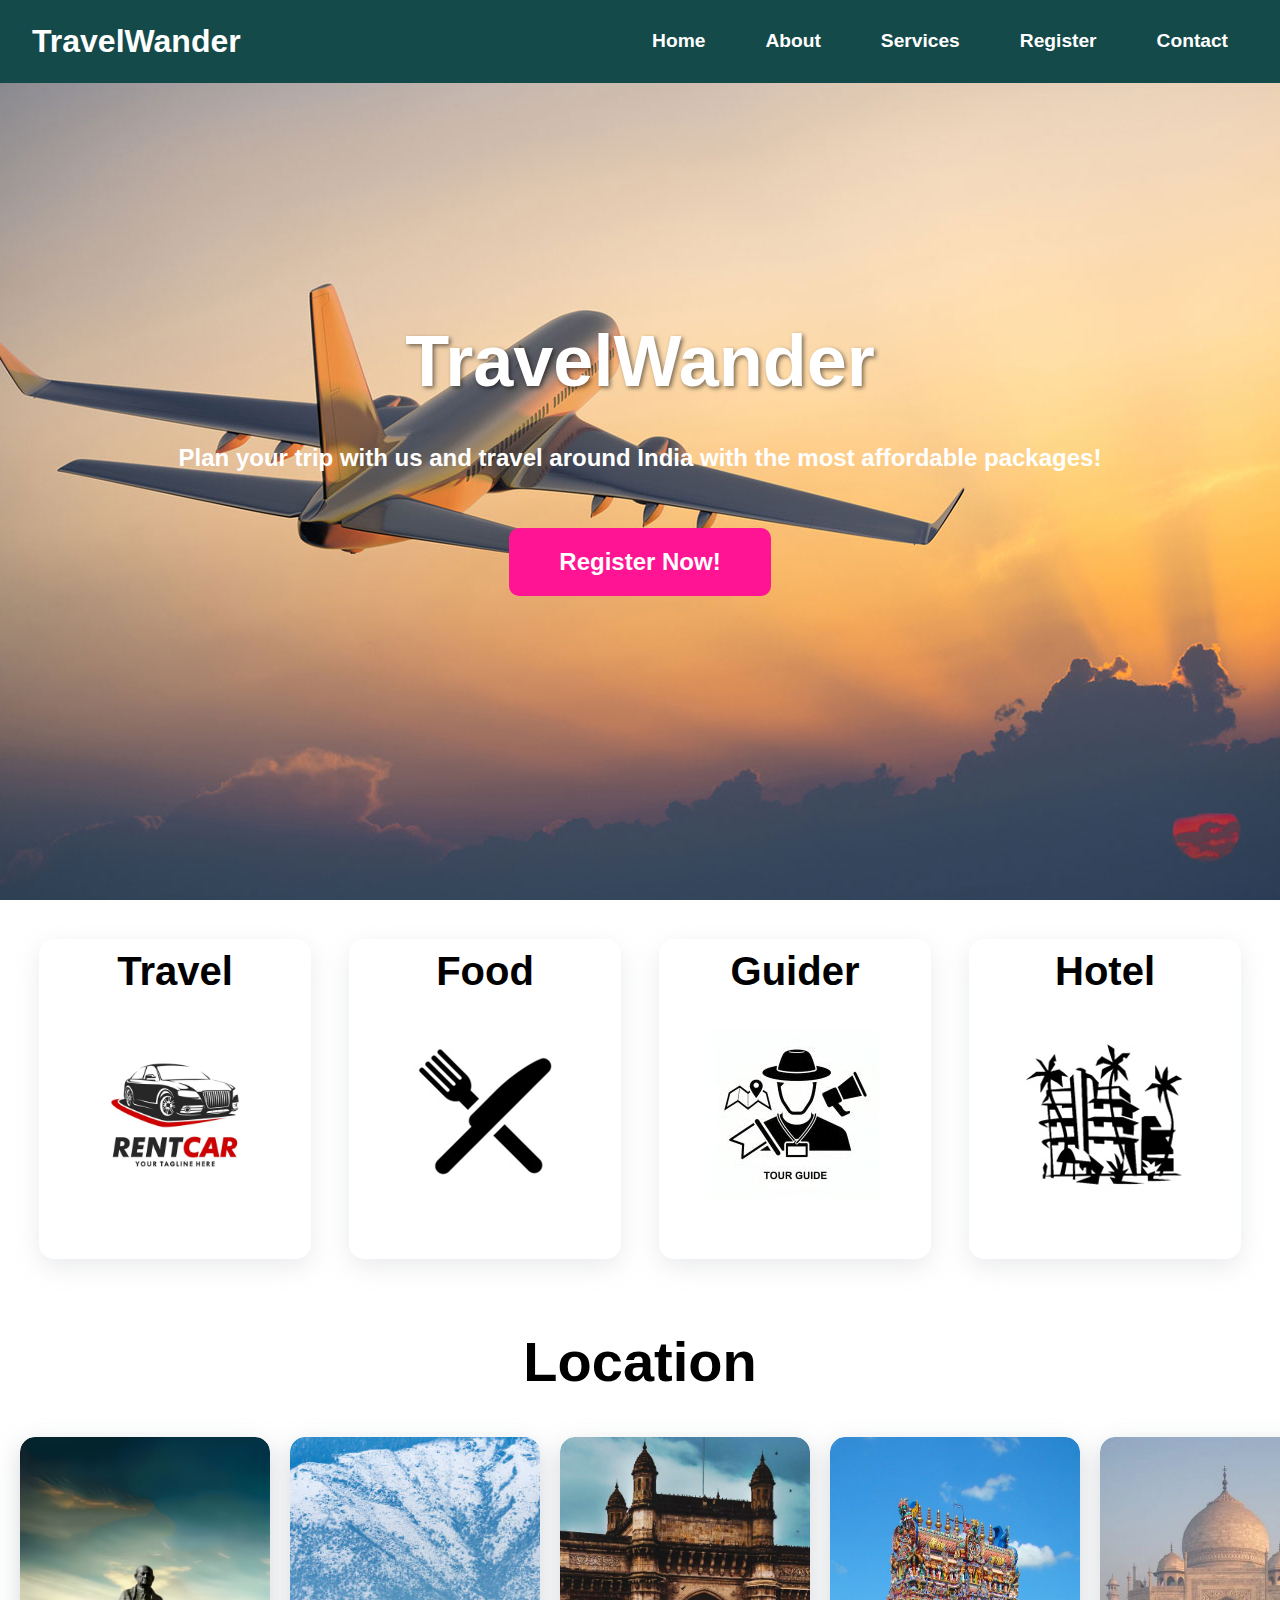
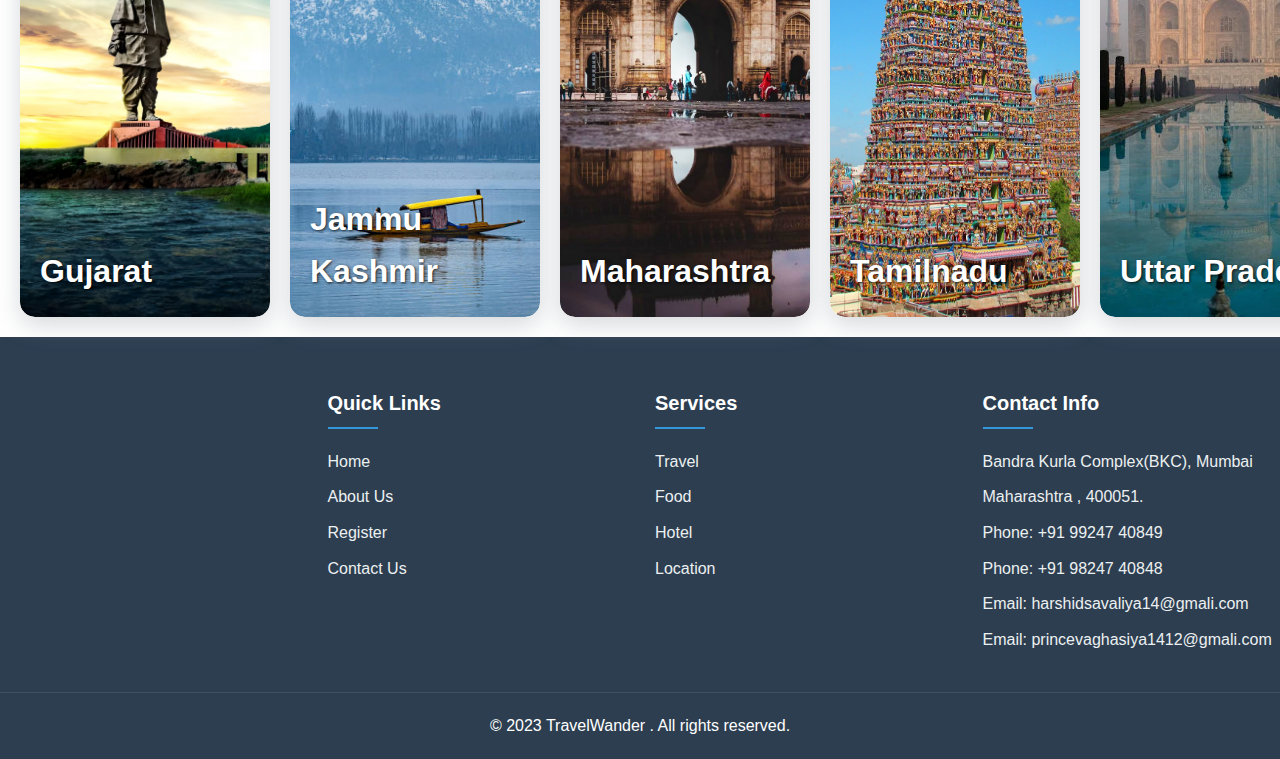
<file: index.html>
<!DOCTYPE html>
<html lang="en">

<head>
    <meta charset="UTF-8">
    <meta name="viewport" content="width=device-width, initial-scale=1.0">
    <link rel="stylesheet" href="index.css">
    <title>TravelWander - Index Page</title>
</head>

<body>
    <!-- Navigation Bar -->
    <nav class="navbar">
        <div class="logo">TravelWander</div>
        <input type="checkbox" id="menu-toggle" class="menu-toggle">
        <label for="menu-toggle" class="hamburger">&#9776;</label>
        <ul class="nav-links">
            <li><a href="index.html">Home</a></li>
            <li><a href="about_page.html">About</a></li>
            <li><a href="#service-scn">Services</a></li>
            <li><a href="register_page.html">Register</a></li>
            <li><a href="contact_page.html">Contact</a></li>
        </ul>
    </nav>

    <!-- Image Title Section -->
    <div class="image-title">
        <h1>TravelWander</h1>
        <p>Plan your trip with us and travel around India with the most affordable packages!</p>
        <a href="./register_page.html" class="button">Register Now!</a>
    </div>

    <!-- Services section -->
    <div class="service-scn" id="service-scn">
        <a href="vehicle_booking.html" class="box">Travel
            <div class="ss-img"><img src="1a.jpg" alt="image"></div>
        </a>
        <a href="" class="box">Food
            <div class="ss-img"><img src="2a.jpg" alt="image"></div>
        </a>
        <a href="" class="box">Guider
            <div class="ss-img"><img src="3a.jpg" alt="image"></div>
        </a>
        <a href="" class="box">Hotel
            <div class="ss-img"><img src="4a.jpg" alt="image"></div>
        </a>
    </div>

    <!-- location section -->
    <div class="location-section" id="location-section">
        <h1>Location</h1>
        <div class="location-content">
            <a href="gujarat.html" class="location-box">
                <img src="index_l1.jpeg" alt="Gujarat">
                <p>Gujarat</p>
            </a>
            <a href="jammu_kashmir.html" class="location-box">
                <img src="index_l2.jpg" alt="Jammu Kashmi">
                <p>Jammu Kashmir</p>
            </a>
            <a href="maharashtra.html" class="location-box">
                <img src="index_l3.jpg" alt="Maharashtra">
                <p>Maharashtra</p>
            </a>
            <a href="tamilnadu.html" class="location-box">
                <img src="index_l4.jpg" alt="Tamilnadu">
                <p>Tamilnadu</p>
            </a>
            <a href="uttar_pradesh.html" class="location-box">
                <img src="index_l5.webp" alt="Uttar Pradesh">
                <p>Uttar Pradesh</p>
            </a>
        </div>
    </div>
    
    <footer>
        <div class="container">
            <div class="footer-content">
                <div class="footer-column">
                </div>
                <div class="footer-column">
                    <h3>Quick Links</h3>
                    <a href="index.html">Home</a>
                    <a href="about_page.html">About Us</a>
                    <a href="register_page.html">Register</a>
                    <a href="contact_page.html">Contact Us</a>
                </div>
                <div class="footer-column">
                    <h3>Services</h3>
                    <a href="vehicle_booking.html">Travel</a>
                    <a href="#service-scn">Food</a>
                    <a href="#service-scn">Hotel</a>
                    <a href="#location-section">Location</a>
                </div>
                <div class="footer-column">
                    <h3>Contact Info</h3>
                    <p>Bandra Kurla Complex(BKC), Mumbai</p>
                    <p>Maharashtra , 400051.</p>
                    <p>Phone: +91 99247 40849</p>
                    <p>Phone: +91 98247 40848</p>
                    <p>Email: harshidsavaliya14@gmali.com</p>
                    <p>Email: princevaghasiya1412@gmali.com</p>
                </div>
            </div>
            <div class="copyright">
                <p>&copy; 2023 TravelWander . All rights reserved.</p>
            </div>
        </div>
    </footer>
</body>

</html>
</file>
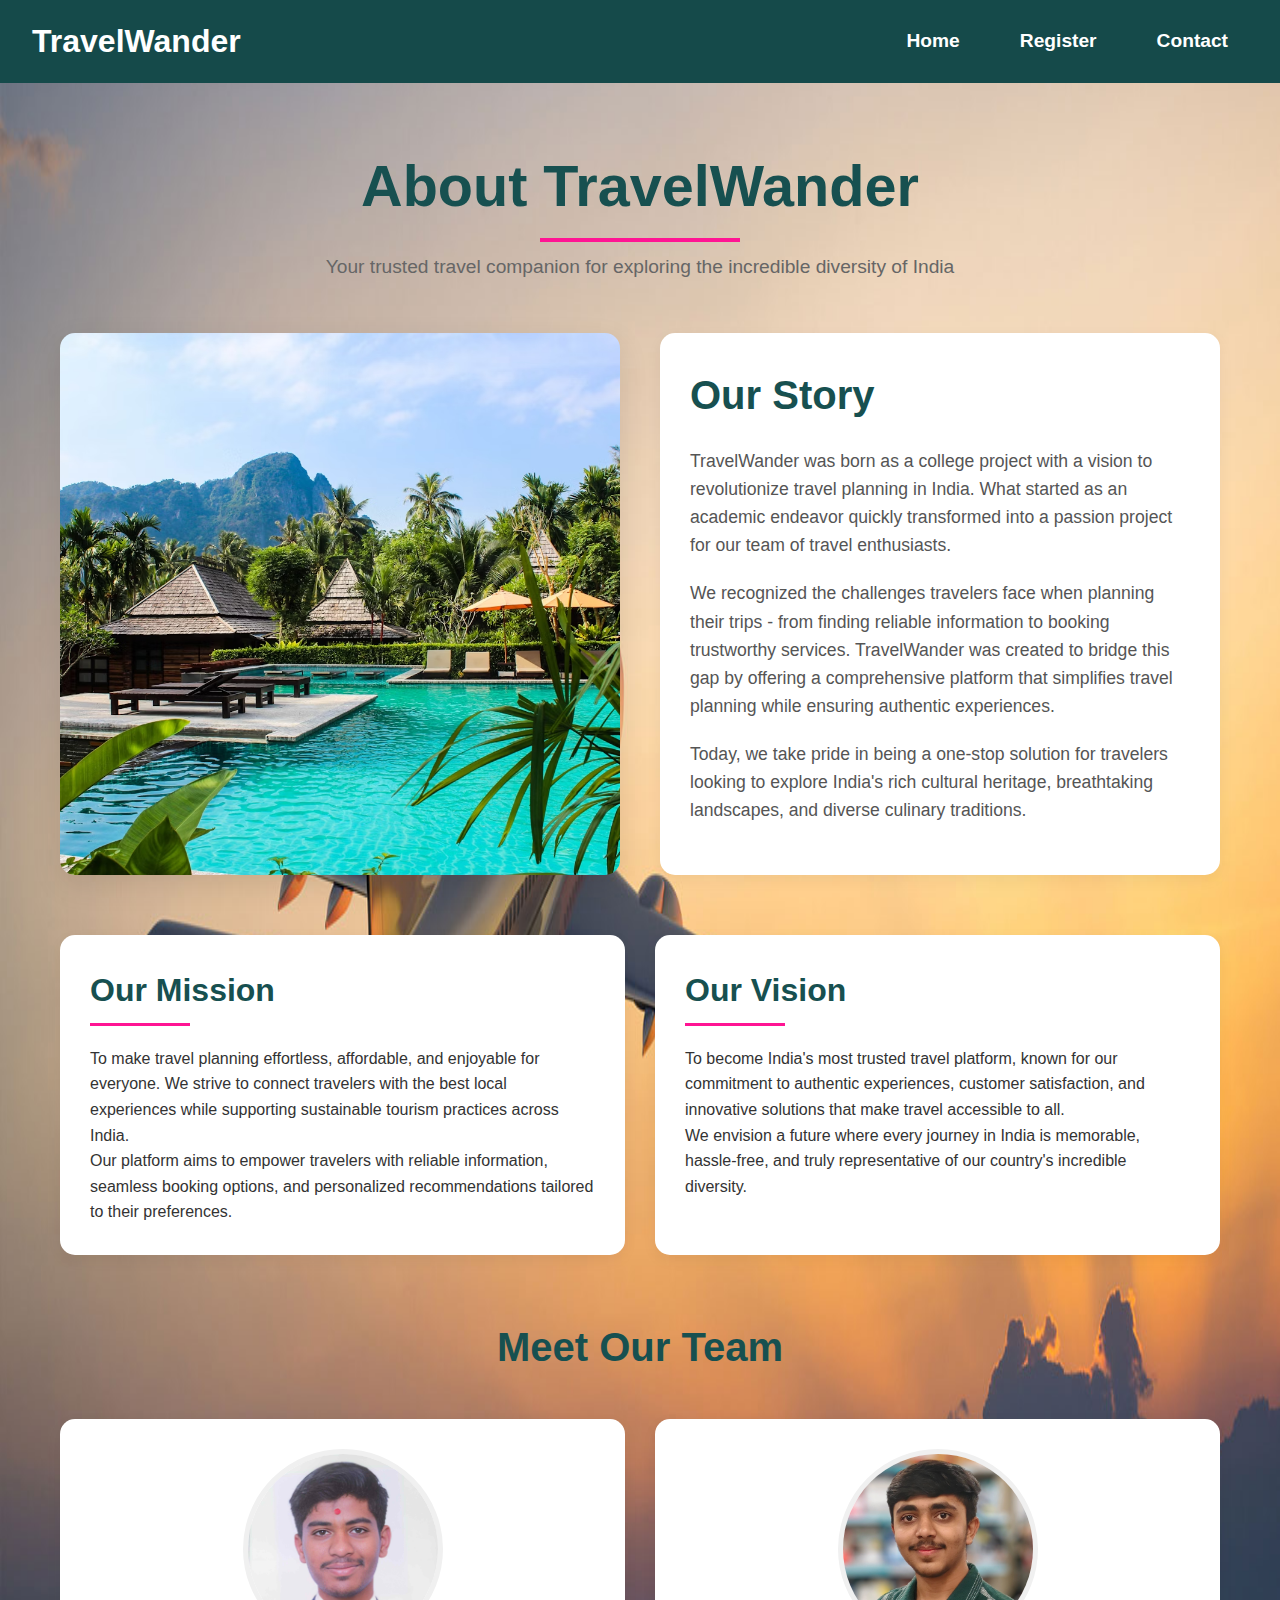
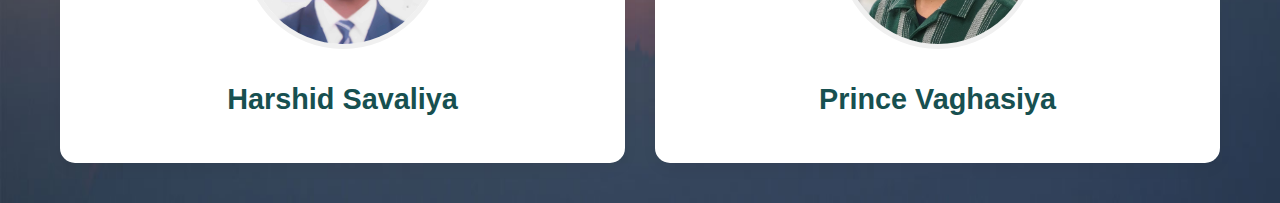
<file: about_page.html>
<!DOCTYPE html>
<html lang="en">

<head>
    <meta charset="UTF-8">
    <meta name="viewport" content="width=device-width, initial-scale=1.0">
    <title>About TravelWander</title>
    <link rel="stylesheet" href="index.css">
    <link rel="stylesheet" href="about_page.css">
</head>

<body>
  <!-- Navigation Bar -->
    <nav class="navbar">
        <div class="logo">TravelWander</div>
        <input type="checkbox" id="menu-toggle" class="menu-toggle">
        <label for="menu-toggle" class="hamburger">&#9776;</label>
        <ul class="nav-links">
            <li><a href="index.html">Home</a></li>
            <li><a href="register_page.html">Register</a></li>
            <li><a href="contact_page.html">Contact</a></li>
        </ul>
    </nav>

    <!-- about-container -->
    <div class="about-container">
        <div class="about-header">
            <h1>About TravelWander</h1>
            <p>Your trusted travel companion for exploring the incredible diversity of India</p>
        </div>

        <div class="about-content">
            <div class="about-image">
                <img src="about_p1.avif" alt="TravelWander Team">
            </div>
            <div class="about-text">
                <h2>Our Story</h2>
                <p>TravelWander was born as a college project with a vision to revolutionize travel planning in India.
                    What started as an academic endeavor quickly transformed into a passion project for our team of
                    travel enthusiasts.</p>
                <p>We recognized the challenges travelers face when planning their trips - from finding reliable
                    information to booking trustworthy services. TravelWander was created to bridge this gap by offering
                    a comprehensive platform that simplifies travel planning while ensuring authentic experiences.</p>
                <p>Today, we take pride in being a one-stop solution for travelers looking to explore India's rich
                    cultural heritage, breathtaking landscapes, and diverse culinary traditions.</p>
            </div>
        </div>

        <div class="mission-vision">
            <div class="mission">
                <h3>Our Mission</h3>
                <p>To make travel planning effortless, affordable, and enjoyable for everyone. We strive to connect
                    travelers with the best local experiences while supporting sustainable tourism practices across
                    India.</p>
                <p>Our platform aims to empower travelers with reliable information, seamless booking options, and
                    personalized recommendations tailored to their preferences.</p>
            </div>
            <div class="vision">
                <h3>Our Vision</h3>
                <p>To become India's most trusted travel platform, known for our commitment to authentic experiences,
                    customer satisfaction, and innovative solutions that make travel accessible to all.</p>
                <p>We envision a future where every journey in India is memorable, hassle-free, and truly representative
                    of our country's incredible diversity.</p>
            </div>
        </div>

        <div class="team-section">
            <h2>Meet Our Team</h2>
            <div class="team-members">
                <div class="team-member">
                    <img src="harshid.jpg" alt="Team Member">
                    <h4>Harshid Savaliya</h4>
                </div>
                <div class="team-member">
                    <img src="prince.jpg" alt="Team Member">
                    <h4>Prince Vaghasiya</h4>
                </div>

            </div>
        </div>
    </div>
</body>

</html>
</file>
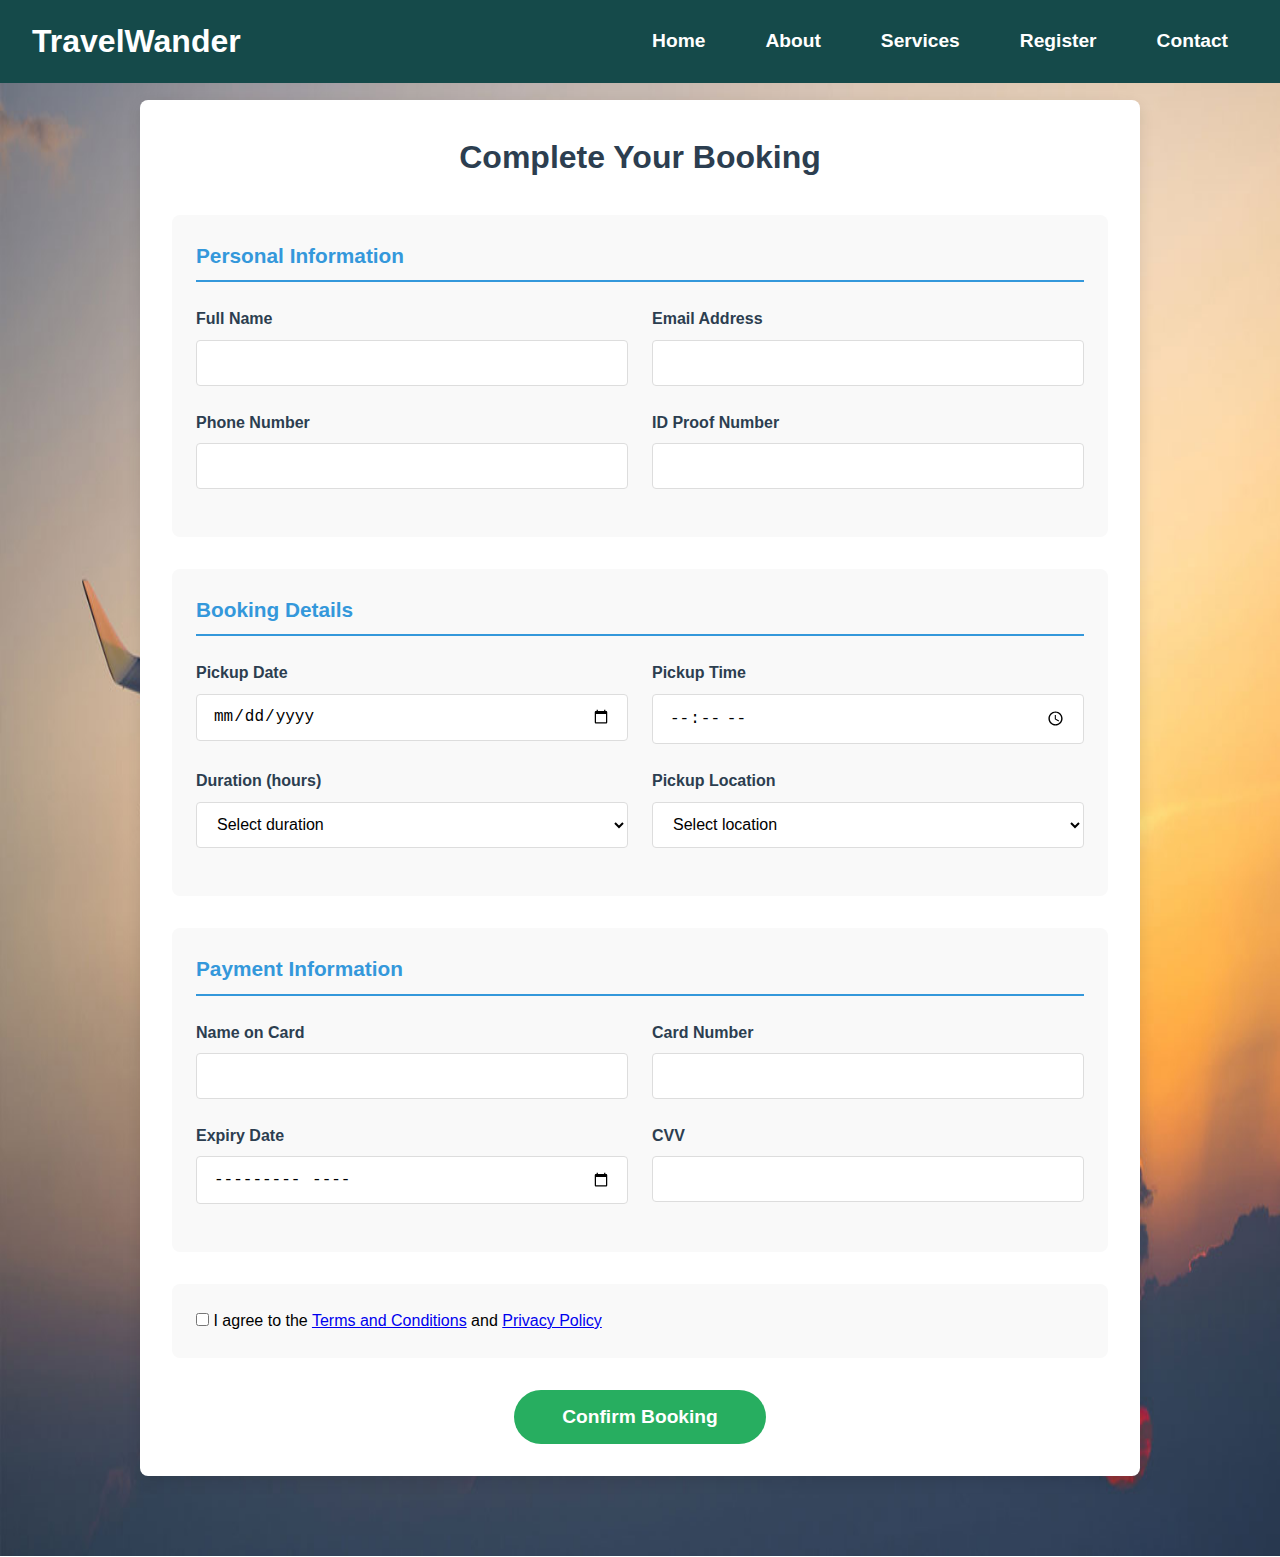
<file: booking_page.html>
<!DOCTYPE html>
<html lang="en">

<head>
    <meta charset="UTF-8">
    <meta name="viewport" content="width=device-width, initial-scale=1.0">
    <title>Vehicle Booking Form | TravelWander</title>
    <link rel="stylesheet" href="index.css">
    <link rel="stylesheet" href="booking_page.css">
</head>

<body>
    <!-- Navigation Bar -->
    <nav class="navbar">
        <div class="logo">TravelWander</div>
        <input type="checkbox" id="menu-toggle" class="menu-toggle">
        <label for="menu-toggle" class="hamburger">&#9776;</label>
        <ul class="nav-links">
            <li><a href="#home">Home</a></li>
            <li><a href="#about">About</a></li>
            <li><a href="#services">Services</a></li>
            <li><a href="#register">Register</a></li>
            <li><a href="#contact">Contact</a></li>
        </ul>
    </nav>

    <!-- Booking Form Content -->
    <main class="booking-form-container">
        <h1 class="form-title">Complete Your Booking</h1>
        <form action="index.html" method="get">
            <!-- Personal Information -->
            <div class="form-section">
                <h2 class="section-title">Personal Information</h2>
                <div class="form-row">
                    <div class="form-group">
                        <label for="fullname" class="form-label">Full Name</label>
                        <input type="text" id="fullname" name="fullname" class="form-input" required>
                    </div>
                    <div class="form-group">
                        <label for="email" class="form-label">Email Address</label>
                        <input type="email" id="email" name="email" class="form-input" required>
                    </div>
                </div>
                <div class="form-row">
                    <div class="form-group">
                        <label for="phone" class="form-label">Phone Number</label>
                        <input type="tel" id="phone" name="phone" class="form-input" required>
                    </div>
                    <div class="form-group">
                        <label for="id-proof" class="form-label">ID Proof Number</label>
                        <input type="text" id="id-proof" name="id-proof" class="form-input" required>
                    </div>
                </div>
            </div>

            <!-- Booking Details -->
            <div class="form-section">
                <h2 class="section-title">Booking Details</h2>
                <div class="form-row">
                    <div class="form-group">
                        <label for="pickup-date" class="form-label">Pickup Date</label>
                        <input type="date" id="pickup-date" name="pickup-date" class="form-input" required>
                    </div>
                    <div class="form-group">
                        <label for="pickup-time" class="form-label">Pickup Time</label>
                        <input type="time" id="pickup-time" name="pickup-time" class="form-input" required>
                    </div>
                </div>
                <div class="form-row">
                    <div class="form-group">
                        <label for="duration" class="form-label">Duration (hours)</label>
                        <select id="duration" name="duration" class="form-select" required>
                            <option value="">Select duration</option>
                            <option value="2">2 hours</option>
                            <option value="4">4 hours</option>
                            <option value="8">8 hours</option>
                            <option value="12">12 hours</option>
                            <option value="24">24 hours</option>
                        </select>
                    </div>
                    <div class="form-group">
                        <label for="pickup-location" class="form-label">Pickup Location</label>
                        <select id="pickup-location" name="pickup-location" class="form-select" required>
                            <option value="">Select location</option>
                            <option value="mumbai">Mumbai Main Office</option>
                            <option value="delhi">Delhi Airport</option>
                            <option value="bangalore">Bangalore City Center</option>
                            <option value="hyderabad">Hyderabad Office</option>
                        </select>
                    </div>
                </div>
            </div>

            <!-- Payment Information -->
            <div class="form-section">
                <h2 class="section-title">Payment Information</h2>
                <div class="form-row">
                    <div class="form-group">
                        <label for="card-name" class="form-label">Name on Card</label>
                        <input type="text" id="card-name" name="card-name" class="form-input" required>
                    </div>
                    <div class="form-group">
                        <label for="card-number" class="form-label">Card Number</label>
                        <input type="text" id="card-number" name="card-number" class="form-input" required>
                    </div>
                </div>
                <div class="form-row">
                    <div class="form-group">
                        <label for="expiry-date" class="form-label">Expiry Date</label>
                        <input type="month" id="expiry-date" name="expiry-date" class="form-input" required>
                    </div>
                    <div class="form-group">
                        <label for="cvv" class="form-label">CVV</label>
                        <input type="text" id="cvv" name="cvv" class="form-input" required maxlength="3">
                    </div>
                </div>
            </div>

            <!-- Terms and Conditions -->
            <div class="form-section">
                <div class="form-group">
                    <input type="checkbox" id="terms" name="terms" required>
                    <label for="terms">I agree to the <a href="#">Terms and Conditions</a> and <a href="#">Privacy
                            Policy</a></label>
                </div>
            </div>

            <!-- Submit Button -->
            <div class="form-actions">
                <button type="submit" class="submit-btn">Confirm Booking</a>
            </div>
        </form>
    </main>
</body>

</html>
</file>
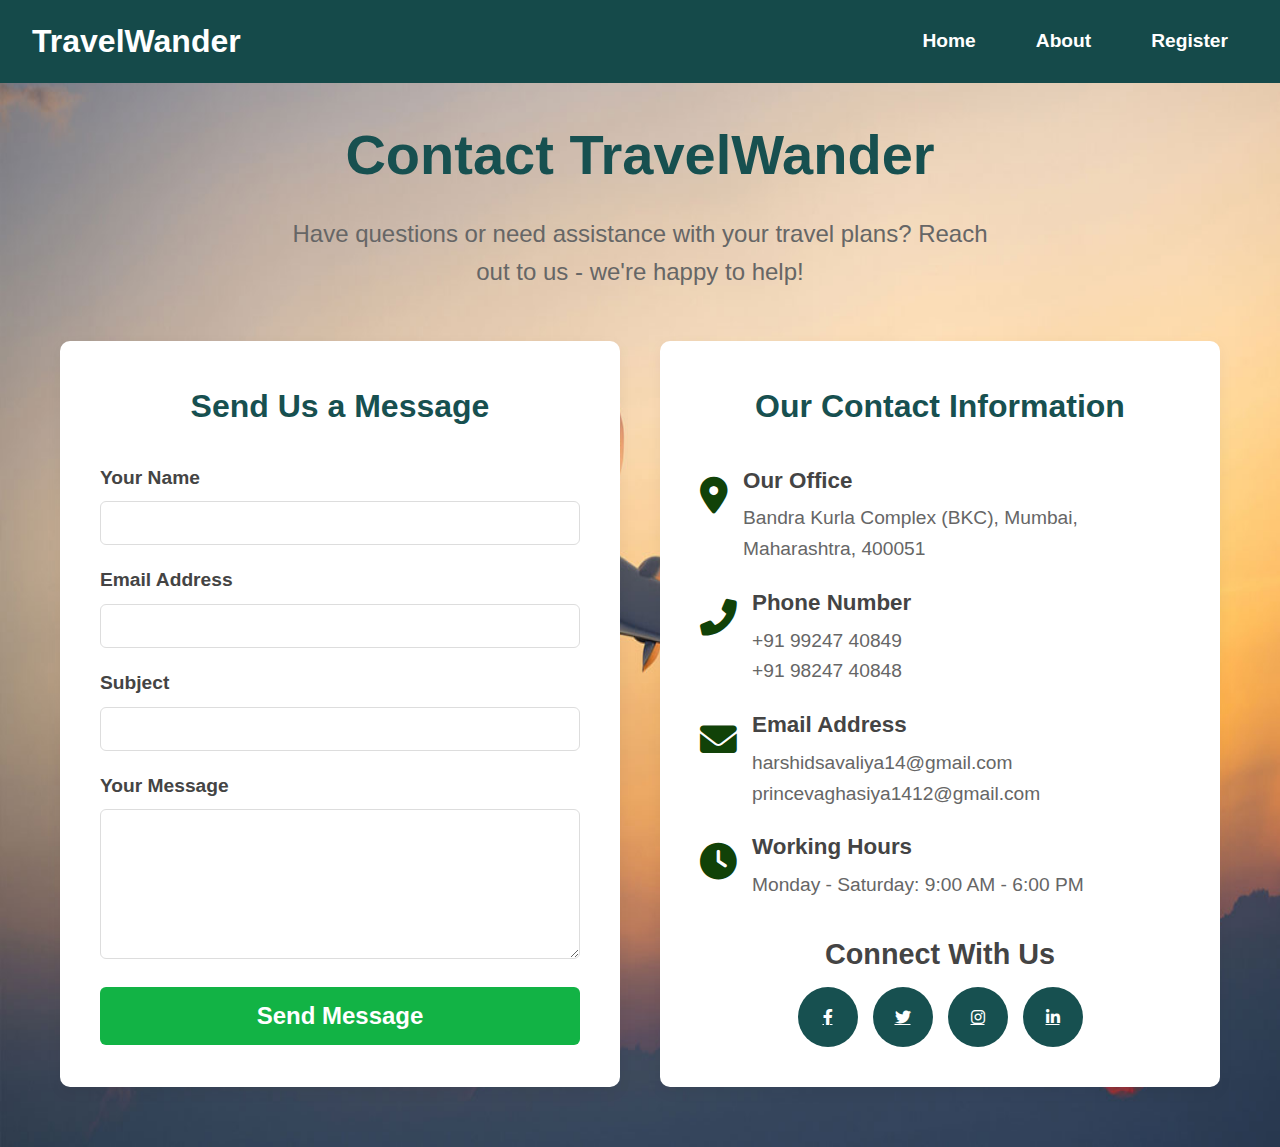
<file: contact_page.html>
<!DOCTYPE html>
<html lang="en">

<head>
    <meta charset="UTF-8">
    <meta name="viewport" content="width=device-width, initial-scale=1.0">
    <title>Contact TravelWander</title>
    <link rel="stylesheet" href="index.css">
    <link rel="stylesheet" href="contact_page.css">
    <link rel="stylesheet" href="https://cdnjs.cloudflare.com/ajax/libs/font-awesome/6.0.0-beta3/css/all.min.css">
</head>

<body>

    <!-- Navigation Bar -->
    <nav class="navbar">
        <div class="logo">TravelWander</div>
        <input type="checkbox" id="menu-toggle" class="menu-toggle">
        <label for="menu-toggle" class="hamburger">&#9776;</label>
        <ul class="nav-links">
            <li><a href="index.html">Home</a></li>
            <li><a href="about_page.html">About</a></li>
            <li><a href="register_page.html">Register</a></li>
            
        </ul>
    </nav>

    <div class="contact-container">
        <div class="contact-header">
            <h1>Contact TravelWander</h1>
            <p>Have questions or need assistance with your travel plans? Reach out to us - we're happy to help!</p>
        </div>

        <div class="contact-content">
            <div class="contact-form">
                <h2 class="form-title">Send Us a Message</h2>
                <form action="index.html">
                    <div class="form-group">
                        <label for="name">Your Name</label>
                        <input type="text" id="name" class="form-control" required>
                    </div>
                    <div class="form-group">
                        <label for="email">Email Address</label>
                        <input type="email" id="email" class="form-control" required>
                    </div>
                    <div class="form-group">
                        <label for="subject">Subject</label>
                        <input type="text" id="subject" class="form-control" required>
                    </div>
                    <div class="form-group">
                        <label for="message">Your Message</label>
                        <textarea id="message" class="form-control" required></textarea>
                    </div>
                    <button type="submit" class="submit-btn">Send Message</button>
                </form>
            </div>

            <div class="contact-info">
                <h2 class="info-title">Our Contact Information</h2>
                <div class="contact-details">
                    <div class="contact-item">
                        <div class="contact-icon">
                            <i class="fas fa-map-marker-alt"></i>
                        </div>
                        <div class="contact-text">
                            <h3>Our Office</h3>
                            <p>Bandra Kurla Complex (BKC), Mumbai, Maharashtra, 400051</p>
                        </div>
                    </div>
                    <div class="contact-item">
                        <div class="contact-icon">
                            <i class="fas fa-phone-alt"></i>
                        </div>
                        <div class="contact-text">
                            <h3>Phone Number</h3>
                            <p><a href="tel:+919924740849">+91 99247 40849</a></p>
                            <p><a href="tel:+919824740848">+91 98247 40848</a></p>
                        </div>
                    </div>
                    <div class="contact-item">
                        <div class="contact-icon">
                            <i class="fas fa-envelope"></i>
                        </div>
                        <div class="contact-text">
                            <h3>Email Address</h3>
                            <p><a href="mailto:harshidsavaliya14@gmail.com">harshidsavaliya14@gmail.com</a></p>
                            <p><a href="mailto:princevaghasiya1412@gmail.com">princevaghasiya1412@gmail.com</a></p>
                        </div>
                    </div>
                    <div class="contact-item">
                        <div class="contact-icon">
                            <i class="fas fa-clock"></i>
                        </div>
                        <div class="contact-text">
                            <h3>Working Hours</h3>
                            <p>Monday - Saturday: 9:00 AM - 6:00 PM</p>
                        </div>
                    </div>
                </div>

                <div class="social-media">
                    <h3 class="social-title">Connect With Us</h3>
                    <div class="social-links">
                        <a href="#" class="social-link"><i class="fab fa-facebook-f"></i></a>
                        <a href="#" class="social-link"><i class="fab fa-twitter"></i></a>
                        <a href="#" class="social-link"><i class="fab fa-instagram"></i></a>
                        <a href="#" class="social-link"><i class="fab fa-linkedin-in"></i></a>
                    </div>
                </div>
            </div>
        </div>
    </div>
</body>

</html>
</file>
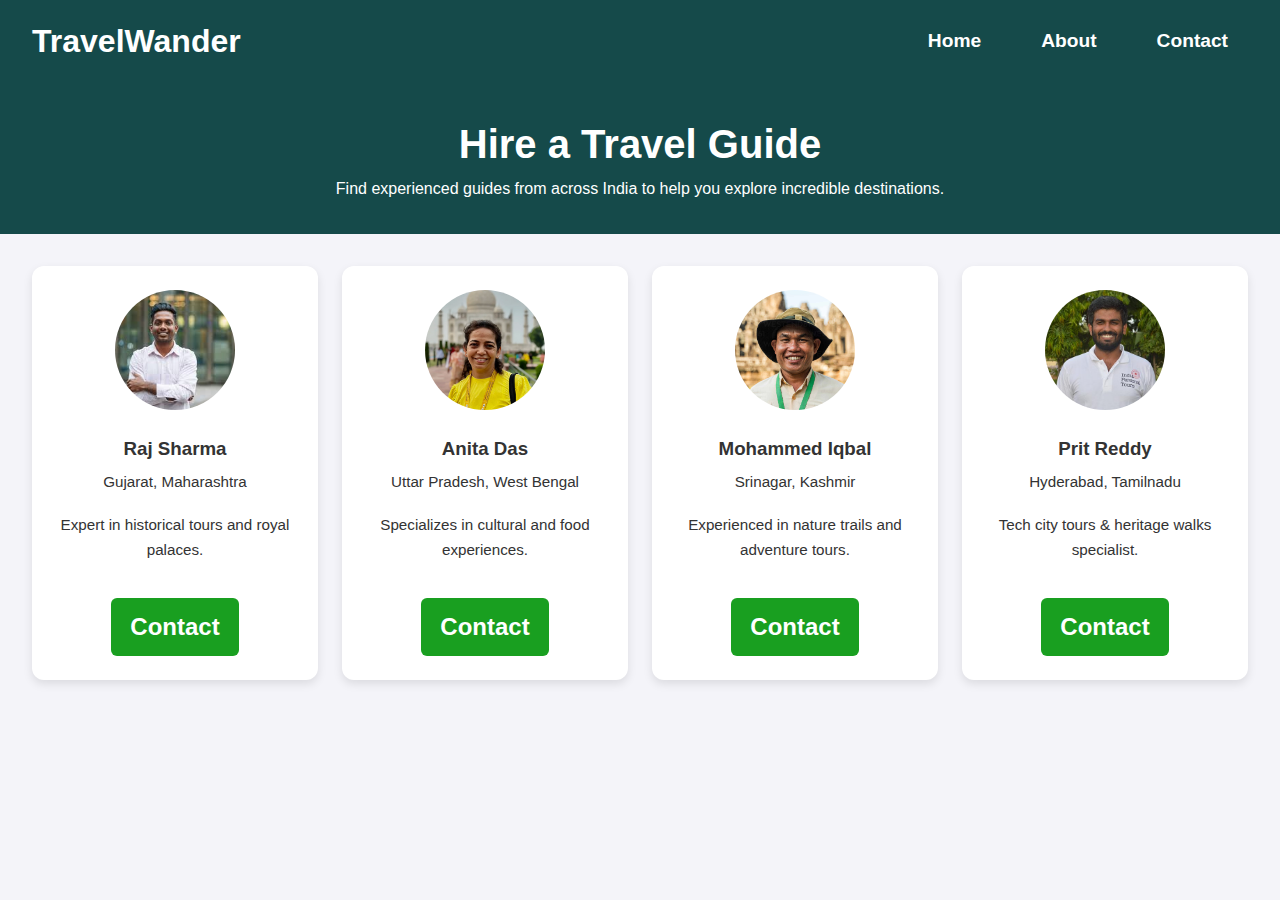
<file: guide.html>
<!DOCTYPE html>
<html lang="en">

<head>
    <meta charset="UTF-8">
    <meta name="viewport" content="width=device-width, initial-scale=1">
    <title>Hire Travel Guides</title>
    <link rel="stylesheet" href="index.css">
    <link rel="stylesheet" href="guide.css">
</head>

<body>

    <!-- Navigation Bar -->
    <nav class="navbar">
        <div class="logo">TravelWander</div>
        <input type="checkbox" id="menu-toggle" class="menu-toggle">
        <label for="menu-toggle" class="hamburger">&#9776;</label>
        <ul class="nav-links">
            <li><a href="index.html">Home</a></li>
            <li><a href="about_page.html">About</a></li>
            <li><a href="contact_page.html">Contact</a></li>
        </ul>
    </nav>

    <div class="header">
        <h1>Hire a Travel Guide </h1>
        <p>Find experienced guides from across India to help you explore incredible destinations.</p>
    </div>

    <div class="container">
        <div class="guide-card">
            <img src="guide_p1.jpg" alt="Guide Image">
            <h3>Raj Sharma</h3>
            <p>Gujarat, Maharashtra</p>
            <p>Expert in historical tours and royal palaces.</p>
            <a href="#" class="button">Contact</a>
        </div>

        <div class="guide-card">
            <img src="guide_p2.webp" alt="Guide Image">
            <h3>Anita Das</h3>
            <p>Uttar Pradesh, West Bengal</p>
            <p>Specializes in cultural and food experiences.</p>
            <a href="#" class="button">Contact</a>
        </div>

        <div class="guide-card">
            <img src="guide_p3.jpg" alt="Guide Image">
            <h3>Mohammed Iqbal</h3>
            <p>Srinagar, Kashmir</p>
            <p>Experienced in nature trails and adventure tours.</p>
            <a href="#" class="button">Contact</a>
        </div>

        <div class="guide-card">
            <img src="guide_p4.webp" alt="Guide Image">
            <h3>Prit Reddy</h3>
            <p>Hyderabad, Tamilnadu</p>
            <p>Tech city tours & heritage walks specialist.</p>
            <a href="#" class="button">Contact</a>
        </div>
    </div>

</body>

</html>
</file>
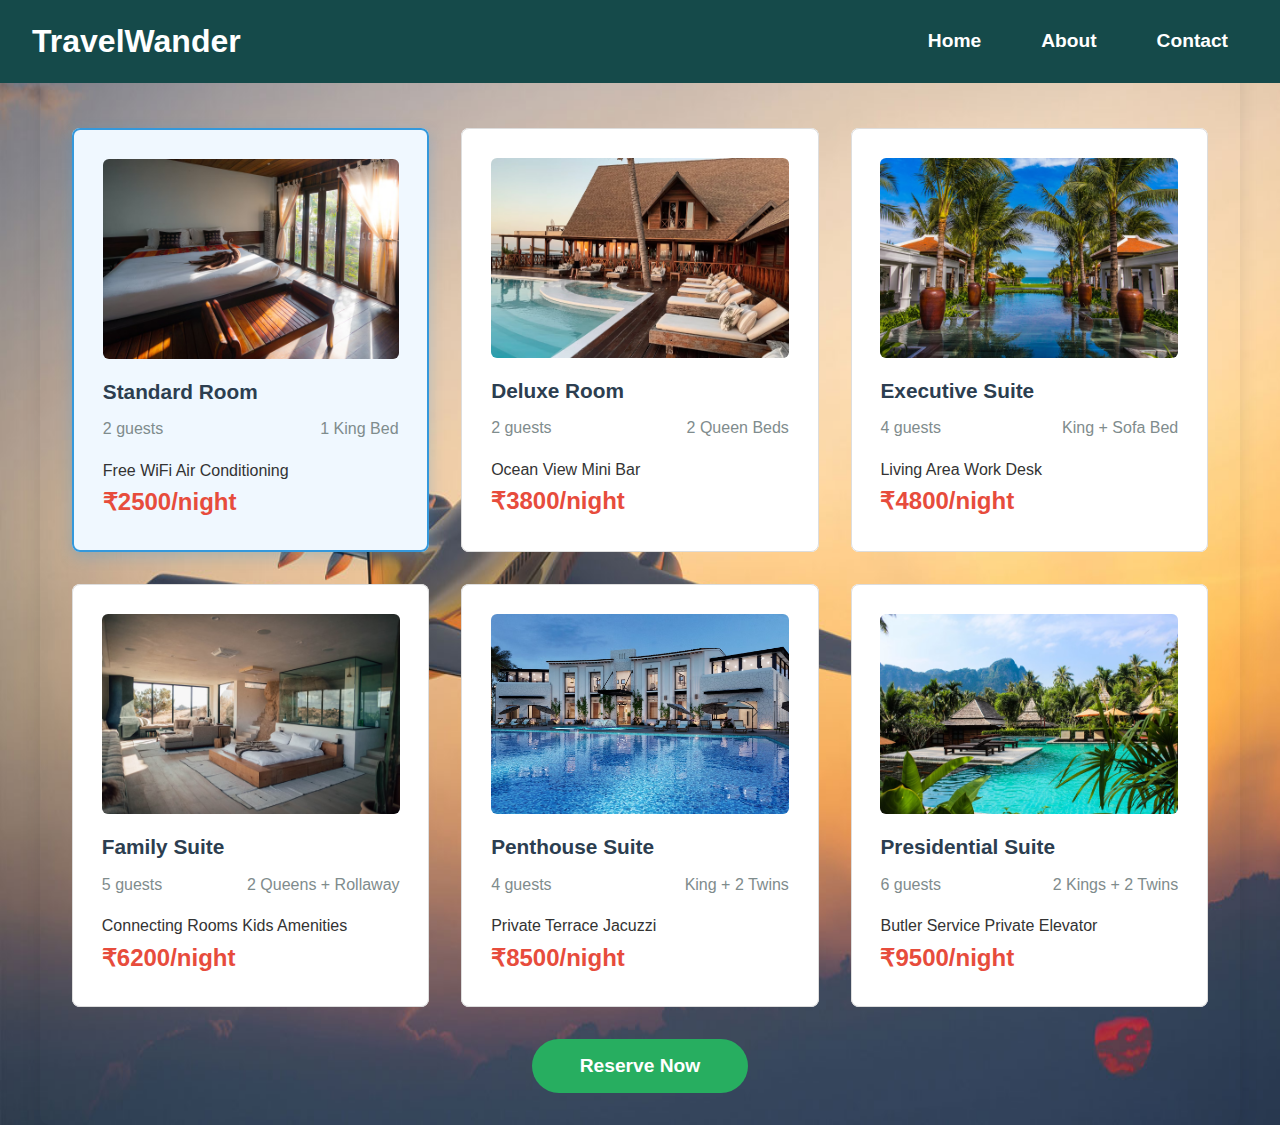
<file: hotel.html>
<!DOCTYPE html>
<html lang="en">

<head>
    <meta charset="UTF-8">
    <meta name="viewport" content="width=device-width, initial-scale=1.0">
    <title>Luxury Hotel Booking</title>
    <link rel="stylesheet" href="index.css">
    <link rel="stylesheet" href="hotel.css">
</head>

<body>

    <!-- Navigation Bar -->
    <nav class="navbar">
        <div class="logo">TravelWander</div>
        <input type="checkbox" id="menu-toggle" class="menu-toggle">
        <label for="menu-toggle" class="hamburger">&#9776;</label>
        <ul class="nav-links">
            <li><a href="index.html">Home</a></li>
            <li><a href="about_page.html">About</a></li>
            <li><a href="contact_page.html">Contact</a></li>
        </ul>
    </nav>

    <main class="hotel-container">
        <form class="hotel-form" action="hotel_book_page.html">
            <h1 class="hotel-title">Select Your Perfect Room</h1>

            <div class="hotel-selection">
                <!-- Hotel Option 1 -->
                <label class="hotel-option">
                    <input type="radio" name="hotel" value="standard" checked>
                    <div class="hotel-card">
                        <img src="h1.avif" alt="Standard Room" class="hotel-image">
                        <div class="hotel-info">
                            <h3 class="hotel-name">Standard Room</h3>
                            <div class="hotel-details">
                                <span><i class="fas fa-user"></i> 2 guests</span>
                                <span><i class="fas fa-bed"></i> 1 King Bed</span>
                            </div>
                            <div class="hotel-features">
                                <span>Free WiFi</span>
                                <span>Air Conditioning</span>
                            </div>
                            <div class="hotel-price">₹2500/night</div>
                        </div>
                    </div>
                </label>

                <!-- Hotel Option 2 -->
                <label class="hotel-option">
                    <input type="radio" name="hotel" value="deluxe">
                    <div class="hotel-card">
                        <img src="h2.avif" alt="Deluxe Room" class="hotel-image">
                        <div class="hotel-info">
                            <h3 class="hotel-name">Deluxe Room</h3>
                            <div class="hotel-details">
                                <span><i class="fas fa-user"></i> 2 guests</span>
                                <span><i class="fas fa-bed"></i> 2 Queen Beds</span>
                            </div>
                            <div class="hotel-features">
                                <span>Ocean View</span>
                                <span>Mini Bar</span>
                            </div>
                            <div class="hotel-price">₹3800/night</div>
                        </div>
                    </div>
                </label>

                <!-- Hotel Option 3 -->
                <label class="hotel-option">
                    <input type="radio" name="hotel" value="executive">
                    <div class="hotel-card">
                        <img src="h3.avif" alt="Executive Suite" class="hotel-image">
                        <div class="hotel-info">
                            <h3 class="hotel-name">Executive Suite</h3>
                            <div class="hotel-details">
                                <span><i class="fas fa-user"></i> 4 guests</span>
                                <span><i class="fas fa-bed"></i> King + Sofa Bed</span>
                            </div>
                            <div class="hotel-features">
                                <span>Living Area</span>
                                <span>Work Desk</span>
                            </div>
                            <div class="hotel-price">₹4800/night</div>
                        </div>
                    </div>
                </label>

                <!-- Hotel Option 4 -->
                <label class="hotel-option">
                    <input type="radio" name="hotel" value="family">
                    <div class="hotel-card">
                        <img src="h4.avif" alt="Family Suite" class="hotel-image">
                        <div class="hotel-info">
                            <h3 class="hotel-name">Family Suite</h3>
                            <div class="hotel-details">
                                <span><i class="fas fa-user"></i> 5 guests</span>
                                <span><i class="fas fa-bed"></i> 2 Queens + Rollaway</span>
                            </div>
                            <div class="hotel-features">
                                <span>Connecting Rooms</span>
                                <span>Kids Amenities</span>
                            </div>
                            <div class="hotel-price">₹6200/night</div>
                        </div>
                    </div>
                </label>

                <!-- Hotel Option 5 -->
                <label class="hotel-option">
                    <input type="radio" name="hotel" value="penthouse">
                    <div class="hotel-card">
                        <img src="h5.avif" alt="Penthouse Suite" class="hotel-image">
                        <div class="hotel-info">
                            <h3 class="hotel-name">Penthouse Suite</h3>
                            <div class="hotel-details">
                                <span><i class="fas fa-user"></i> 4 guests</span>
                                <span><i class="fas fa-bed"></i> King + 2 Twins</span>
                            </div>
                            <div class="hotel-features">
                                <span>Private Terrace</span>
                                <span>Jacuzzi</span>
                            </div>
                            <div class="hotel-price">₹8500/night</div>
                        </div>
                    </div>
                </label>

                <!-- Hotel Option 6 -->
                <label class="hotel-option">
                    <input type="radio" name="hotel" value="presidential">
                    <div class="hotel-card">
                        <img src="h6.avif" alt="Presidential Suite" class="hotel-image">
                        <div class="hotel-info">
                            <h3 class="hotel-name">Presidential Suite</h3>
                            <div class="hotel-details">
                                <span><i class="fas fa-user"></i> 6 guests</span>
                                <span><i class="fas fa-bed"></i> 2 Kings + 2 Twins</span>
                            </div>
                            <div class="hotel-features">
                                <span>Butler Service</span>
                                <span>Private Elevator</span>
                            </div>
                            <div class="hotel-price">₹9500/night</div>
                        </div>
                    </div>
                </label>
            </div>

            <div class="form-actions">
                <button type="submit" class="book-btn">Reserve Now</button>
            </div>
        </form>
    </main>

</body>

</html>
</file>
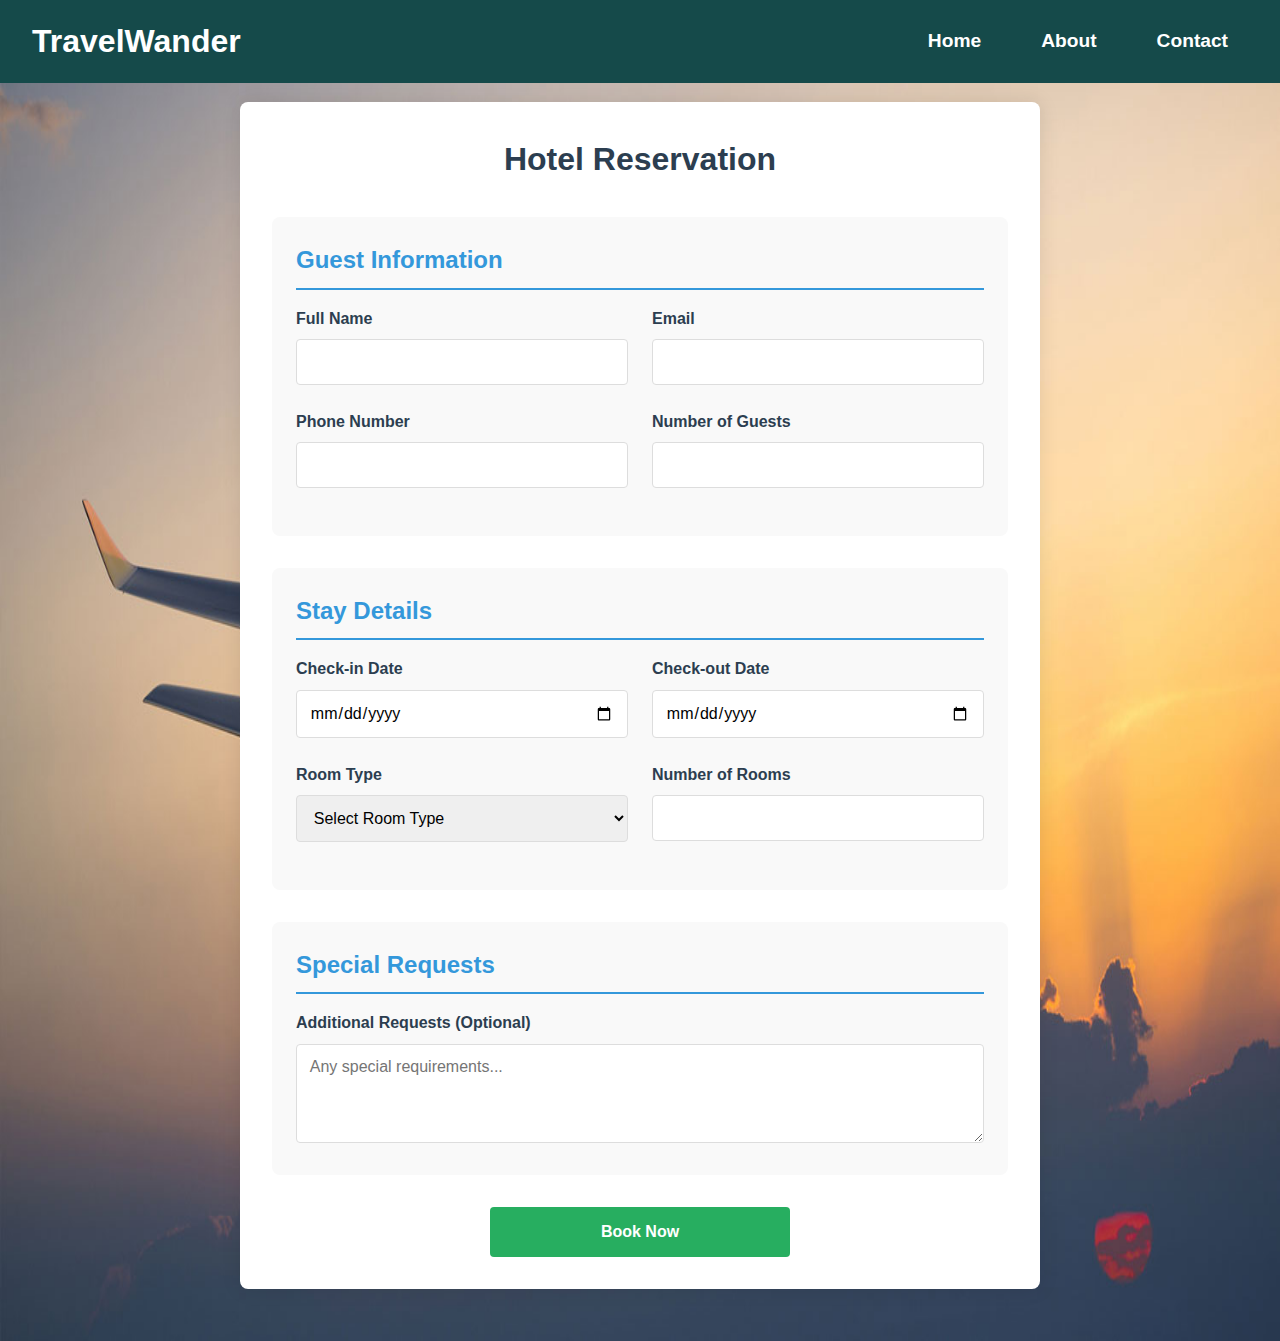
<file: hotel_book_page.html>
<!DOCTYPE html>
<html lang="en">

<head>
    <meta charset="UTF-8">
    <meta name="viewport" content="width=device-width, initial-scale=1.0">
    <title>Hotel Booking | TravelWander</title>
    <link rel="stylesheet" href="index.css">
    <link rel="stylesheet" href="hotel_book_page.css">
</head>

<body>

    <!-- Navigation Bar -->
    <nav class="navbar">
        <div class="logo">TravelWander</div>
        <input type="checkbox" id="menu-toggle" class="menu-toggle">
        <label for="menu-toggle" class="hamburger">&#9776;</label>
        <ul class="nav-links">
            <li><a href="index.html">Home</a></li>
            <li><a href="about_page.html">About</a></li>
            <li><a href="contact_page.html">Contact</a></li>
        </ul>
    </nav>

    <!-- Booking Form -->
    <div class="booking-container">
        <h1 class="form-title">Hotel Reservation</h1>

        <form action="index.html">
            <!-- Guest Information -->
            <div class="form-section">
                <h2 class="section-title">Guest Information</h2>
                <div class="form-row">
                    <div class="form-group">
                        <label for="fullname">Full Name</label>
                        <input type="text" id="fullname" name="fullname" required>
                    </div>
                    <div class="form-group">
                        <label for="email">Email</label>
                        <input type="email" id="email" name="email" required>
                    </div>
                </div>
                <div class="form-row">
                    <div class="form-group">
                        <label for="phone">Phone Number</label>
                        <input type="tel" id="phone" name="phone" required>
                    </div>
                    <div class="form-group">
                        <label for="guests">Number of Guests</label>
                        <input type="number" id="guests" name="guests" min="1" max="10" required>
                    </div>
                </div>
            </div>

            <!-- Stay Details -->
            <div class="form-section">
                <h2 class="section-title">Stay Details</h2>
                <div class="form-row">
                    <div class="form-group">
                        <label for="checkin">Check-in Date</label>
                        <input type="date" id="checkin" name="checkin" required>
                    </div>
                    <div class="form-group">
                        <label for="checkout">Check-out Date</label>
                        <input type="date" id="checkout" name="checkout" required>
                    </div>
                </div>
                <div class="form-row">
                    <div class="form-group">
                        <label for="room-type">Room Type</label>
                        <select id="room-type" name="room-type" required>
                            <option value="">Select Room Type</option>
                            <option value="standard">Standard Room</option>
                            <option value="deluxe">Deluxe Room</option>
                            <option value="suite">Suite</option>
                            <option value="executive">Executive Suite</option>
                        </select>
                    </div>
                    <div class="form-group">
                        <label for="rooms">Number of Rooms</label>
                        <input type="number" id="rooms" name="rooms" min="1" max="5" required>
                    </div>
                </div>
            </div>

            <!-- Special Requests -->
            <div class="form-section">
                <h2 class="section-title">Special Requests</h2>
                <div class="form-group">
                    <label for="requests">Additional Requests (Optional)</label>
                    <textarea id="requests" name="requests" rows="4"
                        placeholder="Any special requirements..."></textarea>
                </div>
            </div>

            <button type="submit" class="btn">Book Now</button>
        </form>
    </div>
</body>

</html>
</file>
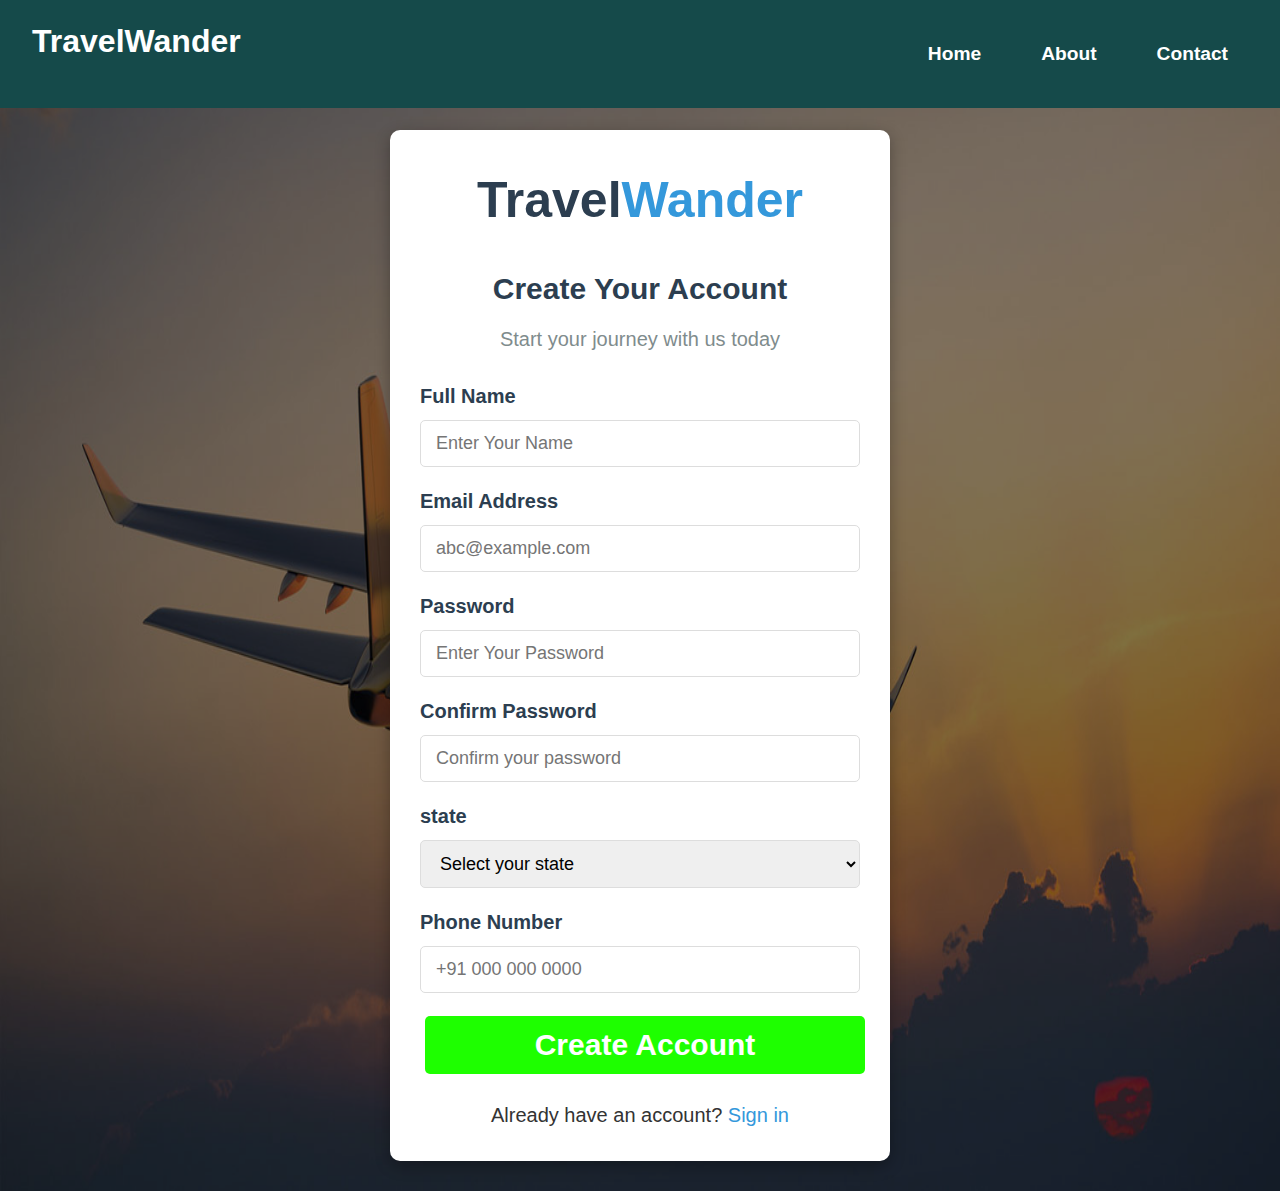
<file: register_page.html>
<!DOCTYPE html>
<html lang="en">

<head>
  <meta charset="UTF-8">
  <meta name="viewport" content="width=device-width, initial-scale=1.0">
  <title>ExploreWorld - Register</title>
  <link rel="stylesheet" href="index.css">
  <link rel="stylesheet" href="register_page.css">
</head>

<body>
  <!-- Navigation Bar -->
  <nav class="navbar">
    <div class="logo">TravelWander</div>
    <input type="checkbox" id="menu-toggle" class="menu-toggle">
    <label for="menu-toggle" class="hamburger">&#9776;</label>
    <ul class="nav-links">
           <li><a href="index.html">Home</a></li>
            <li><a href="about_page.html">About</a></li>
            <li><a href="contact_page.html">Contact</a></li>
    </ul>
  </nav>
  <div class="overlay">
    <div class="registration-container">
      <div class="logo">
        <h1>Travel<span>Wander</span></h1>
      </div>

      <div class="form-header">
        <h2>Create Your Account</h2>
        <p>Start your journey with us today</p>
      </div>

      <form action="/index.html" method="POST">
        <div class="form-group">
          <label for="fullname">Full Name</label>
          <input type="text" id="fullname" name="fullname" required placeholder="Enter Your Name">
        </div>

        <div class="form-group">
          <label for="email">Email Address</label>
          <input type="email" id="email" name="email" required placeholder="abc@example.com">
        </div>

        <div class="form-group">
          <label for="password">Password</label>
          <input type="password" id="password" name="password" required placeholder="Enter Your Password">
        </div>

        <div class="form-group">
          <label for="confirm-password">Confirm Password</label>
          <input type="password" id="confirm-password" name="confirm-password" required
            placeholder="Confirm your password">
        </div>

        <div class="form-group">
          <label for="state">state</label>
          <select id="state" name="state" required>
            <option value="" disabled selected>Select your state</option>
            <option value="Gj">Gujrat</option>
            <option value="Mum">Mumbai</option>
            <option value="Rj">Rajsthan</option>
            <option value="Klk">Kolkata</option>
            <option value="Che">Chennai</option>
            <option value="Bn">Banglore</option>
            <option value="Pb">Punjab</option>
            <!-- Add more countries as needed -->
          </select>
        </div>

        <div class="form-group">
          <label for="phone">Phone Number</label>
          <input type="tel" id="phone" name="phone" placeholder="+91 000 000 0000">
        </div>
        <button type="submit" class="btn-register">Create Account</button>
      </form>

      <div class="login-link">
        Already have an account? <a href="/login">Sign in</a>
      </div>
    </div>
  </div>
</body>

</html>
</file>
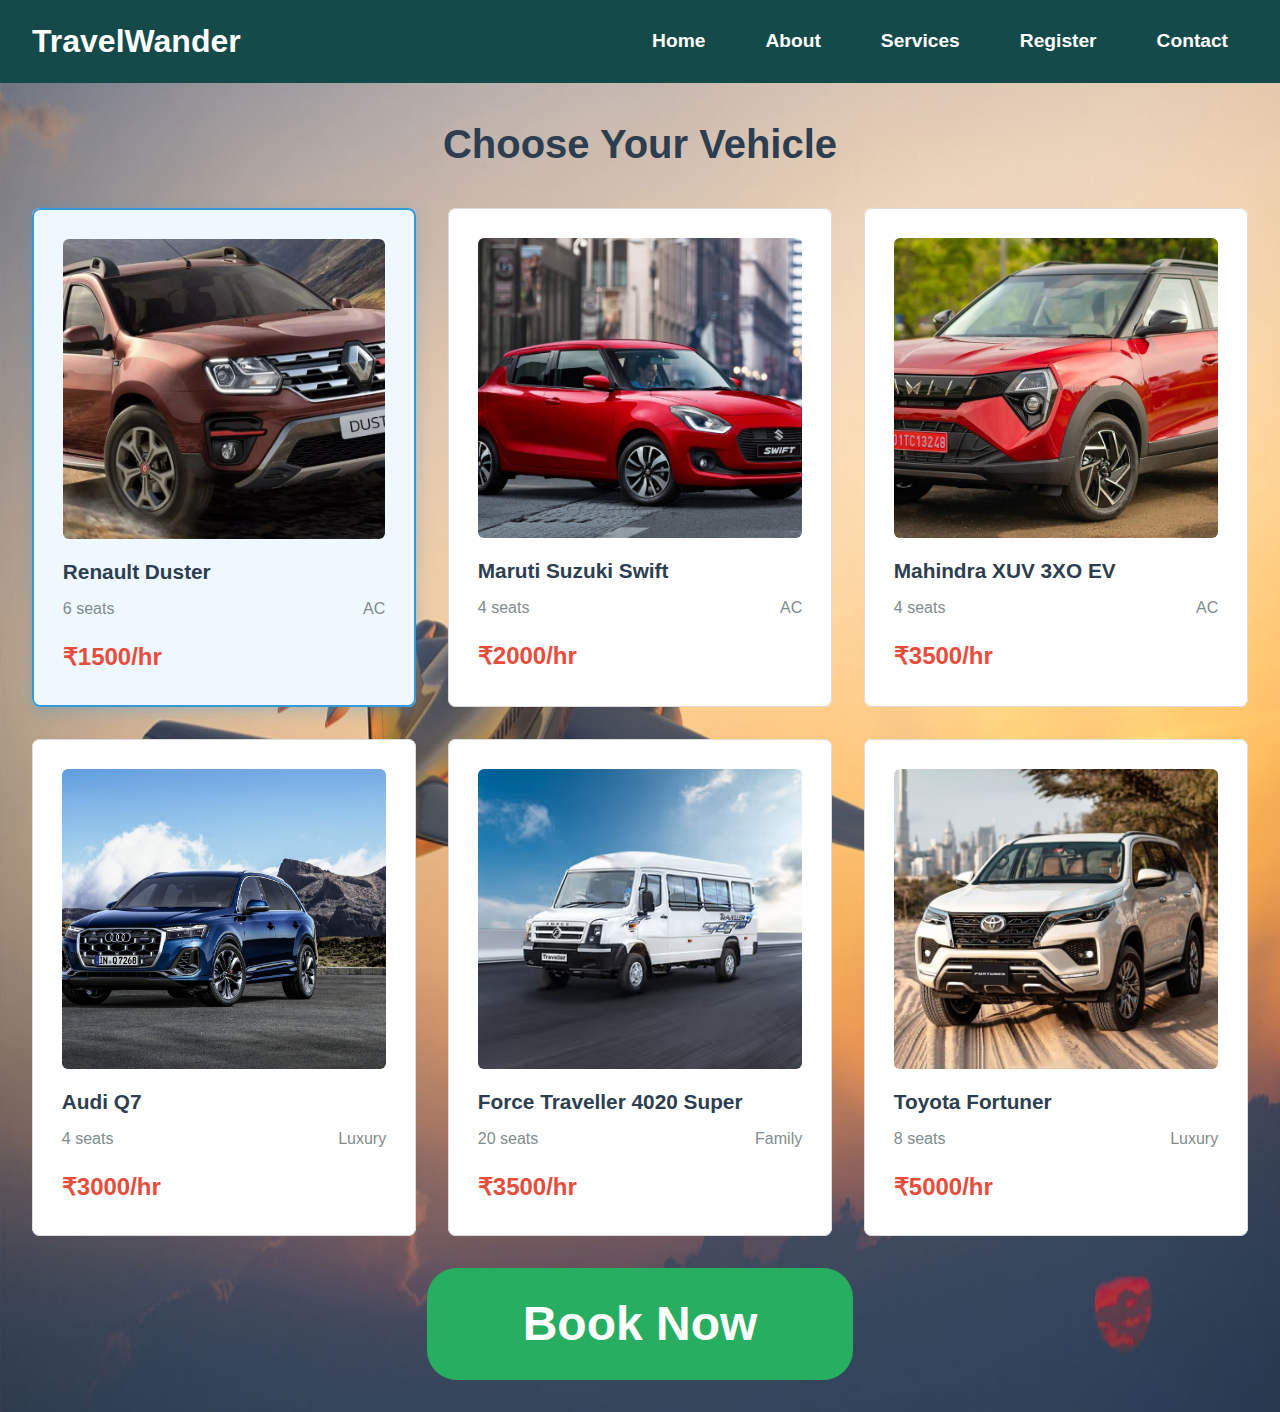
<file: vehicle_booking.html>
<!DOCTYPE html>
<html lang="en">

<head>
    <meta charset="UTF-8">
    <meta name="viewport" content="width=device-width, initial-scale=1.0">
    <title>Vehicle Booking | TravelWander</title>
    <link rel="stylesheet" href="index.css">
    <link rel="stylesheet" href="vehicle_booking.css">
</head>

<body>
    <!-- Navigation Bar -->
    <nav class="navbar">
        <div class="logo">TravelWander</div>
        <input type="checkbox" id="menu-toggle" class="menu-toggle">
        <label for="menu-toggle" class="hamburger">&#9776;</label>
        <ul class="nav-links">
            <li><a href="#home">Home</a></li>
            <li><a href="#about">About</a></li>
            <li><a href="#services">Services</a></li>
            <li><a href="#register">Register</a></li>
            <li><a href="#contact">Contact</a></li>
        </ul>
    </nav>

    <!-- Vehicle Selection -->
    <main class="vehicle-container">
        <form action="booking_page.html" class="vehicle-form" method="get">
            <h1 class="vehicle-title">Choose Your Vehicle</h1>

            <div class="vehicle-selection">
                <!-- Vehicle Option 1 -->
                <label class="vehicle-option">
                    <input type="radio" name="vehicle" value="economy" checked>
                    <div class="vehicle-card">
                        <img src="v1.jpg" alt="Renault Duster" class="vehicle-image">
                        <div class="vehicle-info">
                            <h3 class="vehicle-name">Renault Duster</h3>
                            <div class="vehicle-details">
                                <span>6 seats</span>
                                <span>AC</span>
                            </div>
                            <div class="vehicle-price">₹1500/hr</div>
                        </div>
                    </div>
                </label>

                <!-- Vehicle Option 2 -->
                <label class="vehicle-option">
                    <input type="radio" name="vehicle" value="premium">
                    <div class="vehicle-card">
                        <img src="v2.jpg" alt="Maruti Suzuki Swift" class="vehicle-image">
                        <div class="vehicle-info">
                            <h3 class="vehicle-name"> Maruti Suzuki Swift</h3>
                            <div class="vehicle-details">
                                <span>4 seats</span>
                                <span>AC</span>
                            </div>
                            <div class="vehicle-price">₹2000/hr</div>
                        </div>
                    </div>
                </label>

                <!-- Vehicle Option 3 -->
                <label class="vehicle-option">
                    <input type="radio" name="vehicle" value="suv">
                    <div class="vehicle-card">
                        <img src="v3.jpg" alt=" Mahindra XUV 3XO EV," class="vehicle-image">
                        <div class="vehicle-info">
                            <h3 class="vehicle-name"> Mahindra XUV 3XO EV</h3>
                            <div class="vehicle-details">
                                <span>4 seats</span>
                                <span>AC</span>
                            </div>
                            <div class="vehicle-price">₹3500/hr</div>
                        </div>
                    </div>
                </label>

                <!-- Vehicle Option 4 -->
                <label class="vehicle-option">
                    <input type="radio" name="vehicle" value="Audi Q7">
                    <div class="vehicle-card">
                        <img src="v4.jpg" alt="Audi Q7" class="vehicle-image">
                        <div class="vehicle-info">
                            <h3 class="vehicle-name">Audi Q7</h3>
                            <div class="vehicle-details">
                                <span>4 seats</span>
                                <span>Luxury</span>
                            </div>
                            <div class="vehicle-price">₹3000/hr</div>
                        </div>
                    </div>
                </label>

                <!-- Vehicle Option 5 -->
                <label class="vehicle-option">
                    <input type="radio" name="vehicle" value="Force Traveller 4020 Super">
                    <div class="vehicle-card">
                        <img src="v5.avif" alt="Force Traveller 4020 Super" class="vehicle-image">
                        <div class="vehicle-info">
                            <h3 class="vehicle-name">Force Traveller 4020 Super</h3>
                            <div class="vehicle-details">
                                <span>20 seats</span>
                                <span>Family</span>
                            </div>
                            <div class="vehicle-price">₹3500/hr</div>
                        </div>
                    </div>
                </label>

                <!-- Vehicle Option 6 -->
                <label class="vehicle-option">
                    <input type="radio" name="vehicle" value="Toyota Fortuner">
                    <div class="vehicle-card">
                        <img src="v6.avif" alt="Toyota Fortuner" class="vehicle-image">
                        <div class="vehicle-info">
                            <h3 class="vehicle-name">Toyota Fortuner</h3>
                            <div class="vehicle-details">
                                <span>8 seats</span>
                                <span>Luxury</span>
                            </div>
                            <div class="vehicle-price">₹5000/hr</div>
                        </div>
                    </div>
                </label>
            </div>

            <div class="form-actions">
                <button type="submit" class="book-btn">Book Now</a>
            </div>

        </form>
    </main>
</body>

</html>
</file>
<file: index.css>
* {
    margin: 0;
    padding: 0;
    box-sizing: border-box;
}

body {
    font-family: Arial, sans-serif;
    line-height: 1.6;
}

/* Navbar Styles */
.navbar {
    display: flex;
    justify-content: space-between;
    align-items: center;
    background-color: rgb(21, 74, 74);
    padding: 1rem 2rem;
    width: 100%;
    position: fixed;
    top: 0;
    left: 0;
    z-index: 100;
}

.logo {
    color: #ffffff;
    font-size: 2rem;
    font-weight: 700;
}

/* Navigation Links */
.nav-links {
    list-style: none;
    display: flex;
}

.nav-links li {
    margin-left: 20px;
}

.nav-links a {
    color: #fff;
    text-decoration: none;
    font-size: 1.2rem;
    font-weight: bold;
    padding: 10px 20px;
    transition: background-color 0.3s ease;
}

.nav-links a:hover {
    border-radius: 10px;
    background-color: #fff;
    color: #000000;
}

/* Hamburger Menu */
.menu-toggle {
    display: none;
}

.hamburger {
    display: none;
    font-size: 1.8rem;
    color: #fff;
    cursor: pointer;
}

/* Responsive Styles for Mobile */
@media (max-width: 768px) {
    .hamburger {
        display: block;
    }

    .nav-links {
        position: absolute;
        top: 60px;
        right: 0;
        width: 100%;
        background-color: rgba(51, 51, 51, 0.9);
        flex-direction: column;
        align-items: center;
        transform: translateY(-100%);
        opacity: 0;
        pointer-events: none;
        transition: transform 0.4s ease-in-out, opacity 0.3s ease-in-out;
    }

    /* Show Nav Links When Checkbox is Checked */
    .menu-toggle:checked~.nav-links {
        transform: translateY(0);
        opacity: 1;
        pointer-events: auto;
    }

    .nav-links li {
        margin: 1.5rem 0;
    }
}

/* Image Title Section */
.image-title {
    width: 100%;
    height: 100vh;
    background-size: cover;
    background-position: center;
    background-image: url(background.jpg);
    display: flex;
    flex-direction: column;
    align-items: center;
    justify-content: center;
    color: #ffffff;
    text-align: center;
    padding: 0 20px;
}

.image-title h1 {
    font-size: 6vh;
    text-shadow: 2px 2px 4px rgba(0, 0, 0, 0.5);
    transition: ease 0.3s;
}

.image-title h1:hover {
    color: transparent;
    -webkit-text-stroke: 1px white;
}

.image-title p {
    font-size: 1.2em;
    font-weight: 700;
    margin: 20px;
    margin-bottom: 30px;
    color: #ffffff;
}

.button {
    text-decoration: none;
    font-family: sans-serif;
    font-size: 1.2rem;
    font-weight: 600;
    color: #ffffff;
    background-color: deeppink;
    margin-top: 20px;
    padding: 12px 40px;
    border-radius: 10px;
    transition: background-color 0.3s ease;
}

.button:hover {
    background-color: #ff1493;
}

/* Responsive Mobile Screens */
@media (max-width: 480px) {
    .image-title h1 {
        font-size: 4vh;
    }

    .image-title p {
        font-size: 1em;
    }

    .button {
        font-size: 1rem;
        padding: 10px 30px;
    }
}

/* Laptop  Screens */
@media (min-width: 769px) {
    .image-title h1 {
        font-size: 8vh;
    }

    .image-title p {
        font-size: 1.5em;
    }

    .button {
        font-size: 1.5rem;
        padding: 15px 50px;
    }
}

/*---- service-section ----*/
.service-scn {
    display: flex;
    justify-content: center;
    padding: 20px;
    box-sizing: border-box;
}

.box {
    height: 20rem;
    width: 25%;
    min-width: 250px;
    margin: 1.5%;
    border-radius: 15px;
    box-shadow: rgba(149, 157, 165, 0.2) 0px 8px 24px;
    background-color: rgb(255, 255, 255);
    text-align: center;
    text-decoration: none;
    font-weight: 700;
    font-size: 2.5rem;
    color: #000000;
    transition: all 0.1s ease;
    box-sizing: border-box;
}

.ss-img {
    padding: 20px;
    height: 70%;
    display: flex;
    align-items: center;
    justify-content: center;
}

.ss-img img {
    max-width: 100%;
    max-height: 100%;
    object-fit: contain;
}

/* Tablet View (2 items per row) */
@media (max-width: 1024px) {
    .service-scn {
        flex-wrap: wrap;
    }

    .box {
        width: 46%;
    }
}

/* Mobile View (1 item per row) */
@media (max-width: 600px) {
    .box {
        width: 90%;
        height: 18rem;
    }
}

.box:hover {
    border-radius: 15px;
    transform: translateX(4px);
    border: 1px solid transparent;
    box-shadow: rgba(0, 0, 0, 0.25) 0px 15px 25px, rgba(0, 0, 0, 0.2) 0px 5px 10px;
}

/* -- location section -- */
.location-section {
    color: #000;
    padding: 20px;
}

.location-section h1 {
    text-align: center;
    font-size: 3.5rem;
    margin-bottom: 30px;
}

.location-content {
    display: grid;
    grid-template-columns: repeat(5, minmax(250px, 1fr));
    gap: 20px;
    max-width: 100%;
    margin: 0 auto;
}

.location-box {
    height: 30rem;
    border-radius: 15px;
    box-shadow: rgba(149, 157, 165, 0.4) 0px 8px 24px;
    text-decoration: none;
    position: relative;
    overflow: hidden;
}

.location-box img {
    height: 100%;
    width: 100%;
    object-fit: cover;
    border-radius: 15px;
    transition: transform 0.3s ease;
}

.location-box>p {
    position: absolute;
    font-size: 2rem;
    color: rgb(255, 255, 255);
    font-weight: 700;
    left: 20px;
    bottom: 20px;
    text-shadow: 1px 1px 3px rgba(0, 0, 0, 0.8);
    margin: 0;
}

.location-box:hover {
    transform: translateY(-5px);
    box-shadow: rgba(0, 0, 0, 0.25) 0px 15px 25px, rgba(0, 0, 0, 0.2) 0px 5px 10px;
}

.location-box:hover img {
    transform: scale(1.05);
}

/* Tablet View */
@media (max-width: 1024px) {
    .location-content {
        grid-template-columns: repeat(2, 1fr);
    }
}

/* Mobile View */
@media (max-width: 600px) {
    .location-content {
        grid-template-columns: 1fr;
    }

    .location-box {
        height: 20rem;
    }

    .location-section h1 {
        font-size: 2.5rem;
    }
}

footer {
    background-color: #2c3e50;
    color: #fff;
    padding: 50px 0 20px;
}

.footer-content {
    display: grid;
    grid-template-columns: repeat(4, 1fr);
    gap: 30px;
    margin-bottom: 30px;
}

.footer-column h3 {
    font-size: 20px;
    margin-bottom: 20px;
    position: relative;
    padding-bottom: 10px;
}

.footer-column h3:after {
    content: '';
    position: absolute;
    bottom: 0;
    left: 0;
    width: 50px;
    height: 2px;
    background-color: #3498db;
}

.footer-column p,
.footer-column a {
    color: #ecf0f1;
    margin-bottom: 10px;
    display: block;
    text-decoration: none;
}

.footer-column a:hover {
    color: #3498db;
}

.copyright {
    text-align: center;
    padding-top: 20px;
    border-top: 1px solid rgba(255, 255, 255, 0.1);
}
</file>
<file: about_page.css>
* {
    margin: 0;
    padding: 0;
    box-sizing: border-box;
    font-family: 'Segoe UI', Tahoma, Geneva, Verdana, sans-serif;
}

body {
    background-image: url(background.jpg);
    background-size: 100% 100%;
    color: #333;
    line-height: 1.6;
}

/* <!-- about-container --> */
.about-container {
    max-width: 1200px;
    margin: 0 auto;
    margin-top: 100px;
    padding: 40px 20px;
}

.about-header {
    text-align: center;
    margin-bottom: 50px;
}

.about-header h1 {
    font-size: 3.6rem;
    color: #175050;
    margin-bottom: 20px;
    position: relative;
    display: inline-block;
}

.about-header h1::after {
    content: '';
    position: absolute;
    bottom: -10px;
    left: 50%;
    transform: translateX(-50%);
    width: 200px;
    height: 4px;
    background-color: #ff1493;
}

.about-header p {
    font-size: 1.2rem;
    color: #666;
    max-width: 800px;
    margin: 0 auto;
}

.about-content {
    display: grid;
    grid-template-columns: 1fr 1fr;
    gap: 40px;
    margin-bottom: 60px;
}

.about-image {
    border-radius: 15px;
    overflow: hidden;
    box-shadow: 0 10px 30px rgba(0, 0, 0, 0.1);
}

.about-image img {
    width: 100%;
    height: 100%;
    object-fit: cover;
    transition: transform 0.5s ease;
}

.about-image:hover img {
    transform: scale(1.05);
}

.about-text {
    background-color: white;
    padding: 30px;
    border-radius: 15px;
    box-shadow: 0 5px 15px rgba(0, 0, 0, 0.05);
    transition: transform 0.3s ease;
}

.about-text h2 {
    font-size: 2.5rem;
    color: #175050;
    margin-bottom: 20px;
}

.about-text p {
    font-size: 1.1rem;
    margin-bottom: 20px;
    color: #555;
}

.mission-vision {
    display: grid;
    grid-template-columns: 1fr 1fr;
    gap: 30px;
    margin-bottom: 60px;
}

.mission,
.vision {
    background-color: white;
    padding: 30px;
    border-radius: 15px;
    box-shadow: 0 5px 15px rgba(0, 0, 0, 0.05);
    transition: transform 0.3s ease;
}

.mission:hover,
.vision:hover {
    transform: translateY(-10px);
}

.mission h3,
.vision h3 {
    font-size: 2rem;
    color: #175050;
    margin-bottom: 20px;
    position: relative;
    padding-bottom: 10px;
}

.mission h3::after,
.vision h3::after {
    content: '';
    position: absolute;
    bottom: 0;
    left: 0;
    width: 100px;
    height: 3px;
    background-color: #ff1493;
}

.team-section {
    text-align: center;
    margin-top: 60px;
}

.team-section h2 {
    font-size: 2.5rem;
    color: #175050;
    margin-bottom: 40px;
}

.team-members {
    display: grid;
    grid-template-columns: repeat(auto-fit, minmax(250px, 1fr));
    gap: 30px;
}

.team-member {
    background-color: white;
    padding: 30px 20px;
    border-radius: 15px;
    box-shadow: 0 5px 15px rgba(0, 0, 0, 0.05);
    transition: transform 0.3s ease;
}

.team-member:hover {
    transform: translateY(-10px);
}

.team-member img {
    width: 200px;
    height: 200px;
    border-radius: 50%;
    object-fit: cover;
    margin-bottom: 20px;
    border: 5px solid #f0f0f0;
}

.team-member h4 {
    font-size: 1.8rem;
    color: #175050;
    margin-bottom: 10px;
}

.team-member p {
    color: #666;
    font-style: italic;
}

@media (max-width: 768px) {

    .about-content,
    .mission-vision {
        grid-template-columns: 1fr;
    }

    .about-header h1 {
        font-size: 2.5rem;
    }

    .about-text h2 {
        font-size: 2rem;
    }
}
</file>
<file: booking_page.css>
* {
    margin: 0;
    padding: 0;
    box-sizing: border-box;
}

body {
    font-family: Arial, sans-serif;
    background-image: url(background.jpg);
    background-size: 100% 100%;
}

.booking-form-container {
    max-width: 1000px;
    margin: 80px auto;
    margin-top: 100px;
    padding: 2rem;
    background-color: white;
    border-radius: 8px;
    box-shadow: 0 5px 15px rgba(0, 0, 0, 0.1);
}

.form-title {
    font-size: 2rem;
    font-weight: 700;
    margin-bottom: 2rem;
    color: #2c3e50;
    text-align: center;
}

.form-section {
    margin-bottom: 2rem;
    padding: 1.5rem;
    background-color: #f9f9f9;
    border-radius: 8px;
}

.section-title {
    font-size: 1.3rem;
    font-weight: 600;
    margin-bottom: 1.5rem;
    color: #3498db;
    border-bottom: 2px solid #3498db;
    padding-bottom: 0.5rem;
}

.form-row {
    display: flex;
    gap: 1.5rem;
    margin-bottom: 1.5rem;
}

.form-group {
    flex: 1;
}

.form-label {
    display: block;
    margin-bottom: 0.5rem;
    font-weight: 600;
    color: #2c3e50;
}

.form-input {
    width: 100%;
    padding: 0.8rem 1rem;
    border: 1px solid #ddd;
    border-radius: 4px;
    font-size: 1rem;
    transition: border-color 0.3s;
}

.form-input:focus {
    border-color: #3498db;
    outline: none;
    box-shadow: 0 0 0 3px rgba(52, 152, 219, 0.2);
}

.form-select {
    width: 100%;
    padding: 0.8rem 1rem;
    border: 1px solid #ddd;
    border-radius: 4px;
    font-size: 1rem;
    background-color: white;
}

.form-actions {
    text-align: center;
    margin-top: 2rem;
}

.submit-btn {
    text-decoration: none;
    background-color: #27ae60;
    color: white;
    border: none;
    padding: 1rem 3rem;
    border-radius: 30px;
    cursor: pointer;
    font-size: 1.2rem;
    font-weight: 600;
    transition: background-color 0.3s;
}

.submit-btn:hover {
    background-color: #219653;
}

/* Responsive Design */
@media (max-width: 768px) {
    .booking-form-container {
        margin: 60px 1rem;
        padding: 1rem;
    }

    .form-row {
        flex-direction: column;
        gap: 1rem;
    }
}
</file>
<file: contact_page.css>
* {
    margin: 0;
    padding: 0;
    box-sizing: border-box;
    font-family: 'Arial', sans-serif;
}

body {
    background-image: url(background.jpg);
    background-size: 100% 100%;
    color: #333;
    line-height: 1.6;
}

.contact-container {
    max-width: 1200px;
    margin: 0 auto;
    margin-top: 50px;
    padding: 60px 20px;
}

.contact-header {
    text-align: center;
    margin-bottom: 50px;
}

.contact-header h1 {
    font-size: 3.5rem;
    color: #175050;
    margin-bottom: 15px;
}

.contact-header p {
    font-size: 1.5rem;
    color: #666;
    max-width: 700px;
    margin: 0 auto;
}

.contact-content {
    display: grid;
    grid-template-columns: 1fr 1fr;
    gap: 40px;
}

.contact-form {
    background: white;
    padding: 40px;
    border-radius: 10px;
    box-shadow: 0 5px 15px rgba(0, 0, 0, 0.05);
}

.form-title {
    font-size: 2rem;
    color: #175050;
    margin-bottom: 30px;
    text-align: center;
}

.form-group {
    margin-bottom: 20px;
}

.form-group label {
    display: block;
    margin-bottom: 8px;
    font-size: 1.2rem;
    font-weight: 600;
    color: #444;
}

.form-control {
    width: 100%;
    padding: 12px 15px;
    border: 1px solid #ddd;
    border-radius: 6px;
    font-size: 1rem;
    transition: all 0.3s;
}

.form-control:focus {
    outline: none;
    border-color: #175050;
    box-shadow: 0 0 0 3px rgba(23, 80, 80, 0.1);
}

textarea.form-control {
    min-height: 150px;
    resize: vertical;
}

.submit-btn {
    background: #12b345;
    color: white;
    border: none;
    padding: 15px 30px;
    font-size: 1.5rem;
    font-weight: 600;
    border-radius: 6px;
    cursor: pointer;
    transition: all 0.3s;
    width: 100%;
}

.submit-btn:hover {
    background: #12ce2b;
    transform: translateY(-2px);
}

.contact-info {
    background: white;
    padding: 40px;
    border-radius: 10px;
    box-shadow: 0 5px 15px rgba(0, 0, 0, 0.05);
}

.info-title {
    font-size: 2rem;
    color: #175050;
    margin-bottom: 30px;
    text-align: center;
}

.contact-details {
    margin-bottom: 30px;
}

.contact-item {
    display: flex;
    align-items: flex-start;
    margin-bottom: 20px;
}

.contact-icon {
    font-size: 2.3rem;
    color: #114208;
    margin-right: 15px;
    margin-top: 5px;
}

.contact-text h3 {
    font-size: 1.4rem;
    color: #444;
    margin-bottom: 5px;
}

.contact-text {
    font-size: 1.2rem;
}

.contact-text p,
.contact-text a {
    color: #666;
    text-decoration: none;
    transition: color 0.3s;
}

.contact-text a:hover {
    color: #076aff;
}

.social-media {
    margin-top: 30px;
}

.social-title {
    font-size: 1.8rem;
    color: #444;
    margin-bottom: 10px;
    text-align: center;
}

.social-links {
    display: flex;
    justify-content: center;
    gap: 15px;
}

.social-link {
    display: flex;
    align-items: center;
    justify-content: center;
    width: 60px;
    height: 60px;
    background: #175050;
    color: white;
    border-radius: 50%;
    transition: all 0.3s;
}

.social-link:hover {
    background: #000000;
    transform: translateY(-3px);
}

@media (max-width: 768px) {
    .contact-content {
        grid-template-columns: 1fr;
    }

    .contact-header h1 {
        font-size: 2.2rem;
    }
}
</file>
<file: guide.css>
body {
    margin: 0;
    font-family: Arial, sans-serif;
    background: #f4f4f9;
    color: #333;
}

.header {
    margin-top: 80px;
    background-color: rgb(21, 74, 74);
    color: white;
    text-align: center;
    padding: 2rem 1rem;
}

.header h1 {
    margin: 0;
    font-size: 2.5rem;
}

.container {
    display: grid;
    grid-template-columns: repeat(auto-fit, minmax(280px, 1fr));
    gap: 1.5rem;
    padding: 2rem;
}

.guide-card {
    background-color: white;
    border-radius: 12px;
    box-shadow: 0 4px 10px rgba(0, 0, 0, 0.1);
    padding: 1.5rem;
    display: flex;
    flex-direction: column;
    align-items: center;
    text-align: center;
}

.guide-card img {
    width: 120px;
    height: 120px;
    border-radius: 50%;
    object-fit: cover;
    margin-bottom: 1rem;
}

.guide-card h3 {
    margin: 0.5rem 0 0.2rem;
}

.guide-card p {
    font-size: 0.95rem;
    margin: 0.2rem 0 1rem;
}

.button {
    background-color: #199f20;
    color: white;
    padding: 0.6rem 1.2rem;
    border: none;
    border-radius: 6px;
    cursor: pointer;
    text-decoration: none;
    display: inline-block;
}

.button:hover {
    background-color: #46d354;
}
</file>
<file: hotel.css>
* {
    margin: 0;
    padding: 0;
    box-sizing: border-box;
    font-family: 'Segoe UI', Tahoma, Geneva, Verdana, sans-serif;
}

body {
    background-image: url(background.jpg);
    background-size: 100% 100%;
    color: #333;
}


/* Main Content */
.hotel-container {
    max-width: 1200px;
    margin: 0 auto;
    padding: 2rem;
    border-radius: 10px;
    box-shadow: 0 0 20px rgba(0, 0, 0, 0.1);
}

.hotel-title {
    font-size: 2.5rem;
    font-weight: 700;
    margin-bottom: 2rem;
    color: #2c3e50;
    text-align: center;
}

/* Hotel Selection Grid */
.hotel-selection {
    display: grid;
    grid-template-columns: repeat(auto-fit, minmax(300px, 1fr));
    gap: 2rem;
    margin-bottom: 2rem;
}

.hotel-option {
    display: flex;
    flex-direction: column;
    height: 100%;
    background-color: #ffffff;
    border-radius: 8px;
    position: relative;
}

.hotel-option input[type="radio"] {
    position: absolute;
    opacity: 0;
}

.hotel-card {
    border: 1px solid #ddd;
    border-radius: 8px;
    padding: 1.8rem;
    transition: all 0.3s ease;
    cursor: pointer;
    height: 100%;
    display: flex;
    flex-direction: column;
    justify-content: space-between;
}

.hotel-option input[type="radio"]:checked+.hotel-card {
    border: 2px solid #3498db;
    background-color: #f0f8ff;
    box-shadow: 0 5px 15px rgba(52, 152, 219, 0.3);
}

.hotel-card:hover {
    box-shadow: 0 5px 15px rgba(0, 0, 0, 0.1);
}

.hotel-image {
    height: 200px;
    object-fit: cover;
    border-radius: 6px;
    margin-bottom: 1rem;
    width: 100%;
}

.hotel-info {
    flex-grow: 1;
}

.hotel-name {
    font-weight: 600;
    font-size: 1.3rem;
    margin-bottom: 0.5rem;
    color: #2c3e50;
}

.hotel-details {
    display: flex;
    justify-content: space-between;
    margin-bottom: 1rem;
    color: #7f8c8d;
    font-size: 1rem;
}

.hotel-price {
    font-weight: 700;
    font-size: 1.5rem;
    color: #e74c3c;
    margin-top: auto;
}


/* Form Actions */
.form-actions {
    text-align: center;
    margin-top: 2rem;
}

.book-btn {
    background-color: #27ae60;
    color: white;
    border: none;
    padding: 1rem 3rem;
    border-radius: 30px;
    cursor: pointer;
    font-size: 1.2rem;
    font-weight: 600;
    transition: background-color 0.3s;
}

.book-btn:hover {
    background-color: #219653;
}

/* Responsive Design */
@media (max-width: 768px) {
    .hotel-container {
        padding: 1rem;
    }

    .hotel-title {
        font-size: 2rem;
    }

    .hotel-selection {
        grid-template-columns: 1fr;
    }

    .book-btn {
        width: 100%;
        padding: 1rem;
    }
}
</file>
<file: hotel_book_page.css>
* {
    margin: 0;
    padding: 0;
    box-sizing: border-box;
    font-family: 'Arial', sans-serif;
}

body {
    background-image: url(background.jpg);
    background-size: 100% 100%;
    color: #333;
    line-height: 1.6;
    padding: 20px;
    margin-top: 50px;
}

.booking-container {
    max-width: 800px;
    margin: 2rem auto;
    padding: 2rem;
    background: white;
    border-radius: 8px;
    box-shadow: 0 0 20px rgba(0, 0, 0, 0.1);
}

.form-title {
    text-align: center;
    margin-bottom: 2rem;
    color: #2c3e50;
    font-size: 2rem;
}

.form-section {
    margin-bottom: 2rem;
    padding: 1.5rem;
    background: #f9f9f9;
    border-radius: 8px;
}

.section-title {
    color: #3498db;
    margin-bottom: 1rem;
    padding-bottom: 0.5rem;
    border-bottom: 2px solid #3498db;
}

.form-row {
    display: flex;
    gap: 1.5rem;
    margin-bottom: 1.5rem;
}

.form-group {
    flex: 1;
}

label {
    display: block;
    margin-bottom: 0.5rem;
    font-weight: 600;
    color: #2c3e50;
}

input,
select,
textarea {
    width: 100%;
    padding: 0.8rem;
    border: 1px solid #ddd;
    border-radius: 4px;
    font-size: 1rem;
}

input:focus,
select:focus,
textarea:focus {
    outline: none;
    border-color: #3498db;
    box-shadow: 0 0 0 3px rgba(52, 152, 219, 0.2);
}

.btn {
    background: #27ae60;
    color: white;
    border: none;
    padding: 1rem 2rem;
    border-radius: 4px;
    cursor: pointer;
    font-size: 1rem;
    font-weight: 600;
    transition: background 0.3s;
    display: block;
    width: 100%;
    max-width: 300px;
    margin: 2rem auto 0;
    text-align: center;
}

.btn:hover {
    background: #219653;
}

@media (max-width: 768px) {
    .form-row {
        flex-direction: column;
        gap: 1rem;
    }

    .booking-container {
        padding: 1rem;
        margin: 1rem;
    }
}
</file>
<file: register_page.css>
* {
  margin: 0;
  padding: 0;
  box-sizing: border-box;
  font-family: 'Segoe UI', Tahoma, Geneva, Verdana, sans-serif;
}

body {
  background-image: url(background.jpg);
  background-size: 100% 100%;
  color: #333;
}

.overlay {
  margin-top: 100px;
  background-color: rgba(0, 0, 0, 0.5);
  min-height: 100vh;
  display: flex;
  justify-content: center;
  align-items: center;
  padding: 30px;
}

.registration-container {
  background-color: rgb(255, 255, 255);
  border-radius: 10px;
  box-shadow: 0 5px 15px rgba(0, 0, 0, 0.3);
  width: 100%;
  max-width: 500px;
  font-size: 20px;
  padding: 30px;
}

.logo {
  text-align: center;
  margin-bottom: 25px;
}

.logo h1 {
  color: #2c3e50;
  margin: 0;
  font-size: 50px;
}

.logo span {
  color: #3498db;
}

.form-group {
  margin-bottom: 18px;
}

.form-group label {
  display: block;
  margin-bottom: 8px;
  font-size: 20px;
  font-weight: 700;
  color: #2c3e50;
}

.form-group input,
.form-group select {
  width: 100%;
  padding: 12px 15px;
  border: 1px solid #ddd;
  border-radius: 5px;
  font-size: 18px;
  transition: border 0.3s;
}

.form-group input:focus,
.form-group select:focus {
  border-color: #3498db;
  outline: none;
}

.btn-register {
  text-decoration: none;
  background-color: #1eff00;
  color: white;
  border: none;
  padding: 12px 20px;
  width: 100%;
  border-radius: 5px;
  font-size: 30px;
  font-weight: 700;
  cursor: pointer;
  transition: background-color 0.3s;
  margin: 5px;
}

.btn-register:hover {
  background-color: #5dff5a;
}

.login-link {
  text-align: center;
  margin-top: 20px;
}

.login-link a {
  color: #3498db;
  text-decoration: none;
}

.login-link a:hover {
  text-decoration: underline;
}

.form-header {
  text-align: center;
  margin-bottom: 25px;
}

.form-header h2 {
  color: #2c3e50;
  margin: 0 0 10px 0;
}

.form-header p {
  color: #7f8c8d;
  margin: 0;
}
</file>
<file: vehicle_booking.css>
* {
    margin: 0;
    padding: 0;
    box-sizing: border-box;
    font-family: 'Segoe UI', Tahoma, Geneva, Verdana, sans-serif;
}

body {
    background-image: url(background.jpg);
    background-size: 100% 100%;
    color: #333;
}

/* Hamburger Menu for Mobile */
.menu-toggle {
    display: none;
}

/* Main Content */
.vehicle-container {
    margin-top: 80px;
    padding: 2rem;
}

.vehicle-title {
    font-size: 2.5rem;
    font-weight: 700;
    margin-bottom: 2rem;
    color: #2c3e50;
    text-align: center;
}

/* Vehicle Selection Grid */
.vehicle-selection {
    display: grid;
    grid-template-columns: repeat(3, minmax(300px, 1fr));
    gap: 2rem;
    margin-bottom: 2rem;
}

.vehicle-option {
    display: flex;
    flex-direction: column;
    height: 100%;
    background-color: #ffffff;
    border-radius: 8px;
    position: relative;
}

.vehicle-option input[type="radio"] {
    position: absolute;
    opacity: 0;
}

.vehicle-card {
    border: 1px solid #ddd;
    border-radius: 8px;
    padding: 1.8rem;
    transition: all 0.3s ease;
    cursor: pointer;
    height: 100%;
    display: flex;
    flex-direction: column;
    justify-content: space-between;
}

.vehicle-option input[type="radio"]:checked+.vehicle-card {
    border: 2px solid #3498db;
    background-color: #f0f8ff;
    box-shadow: 0 5px 15px rgba(52, 152, 219, 0.3);
}

.vehicle-card:hover {
    box-shadow: 0 5px 15px rgba(0, 0, 0, 0.3);
}

.vehicle-image {
    height: 300px;
    object-fit: cover;
    border-radius: 6px;
    margin-bottom: 1rem;
    width: 100%;
}

.vehicle-info {
    flex-grow: 1;
}

.vehicle-name {
    font-weight: 600;
    font-size: 1.3rem;
    margin-bottom: 0.5rem;
    color: #2c3e50;
}

.vehicle-details {
    display: flex;
    justify-content: space-between;
    margin-bottom: 1rem;
    color: #7f8c8d;
    font-size: 1rem;
}

.vehicle-price {
    font-weight: 700;
    font-size: 1.5rem;
    color: #e74c3c;
    margin-top: auto;
}

/* Form Actions */
.form-actions {
    text-align: center;
    margin-top: 2rem;
}

.book-btn {
    text-decoration: none;
    background-color: #27ae60;
    color: white;
    border: none;
    padding: 1.8rem 6rem;
    border-radius: 30px;
    cursor: pointer;
    font-size: 3rem;
    font-weight: 700;
    transition: background-color 0.3s;
}

.book-btn:hover {
    background-color: #219653;
}

/* Responsive Design */
@media (max-width: 768px) {
    .hamburger {
        display: block;
    }

    .vehicle-selection {
        grid-template-columns: 1fr;
    }

    .vehicle-title {
        font-size: 1.5rem;
    }
}

@media (min-width: 769px) and (max-width: 1024px) {
    .vehicle-selection {
        grid-template-columns: repeat(2, 1fr);
    }
}
</file>
